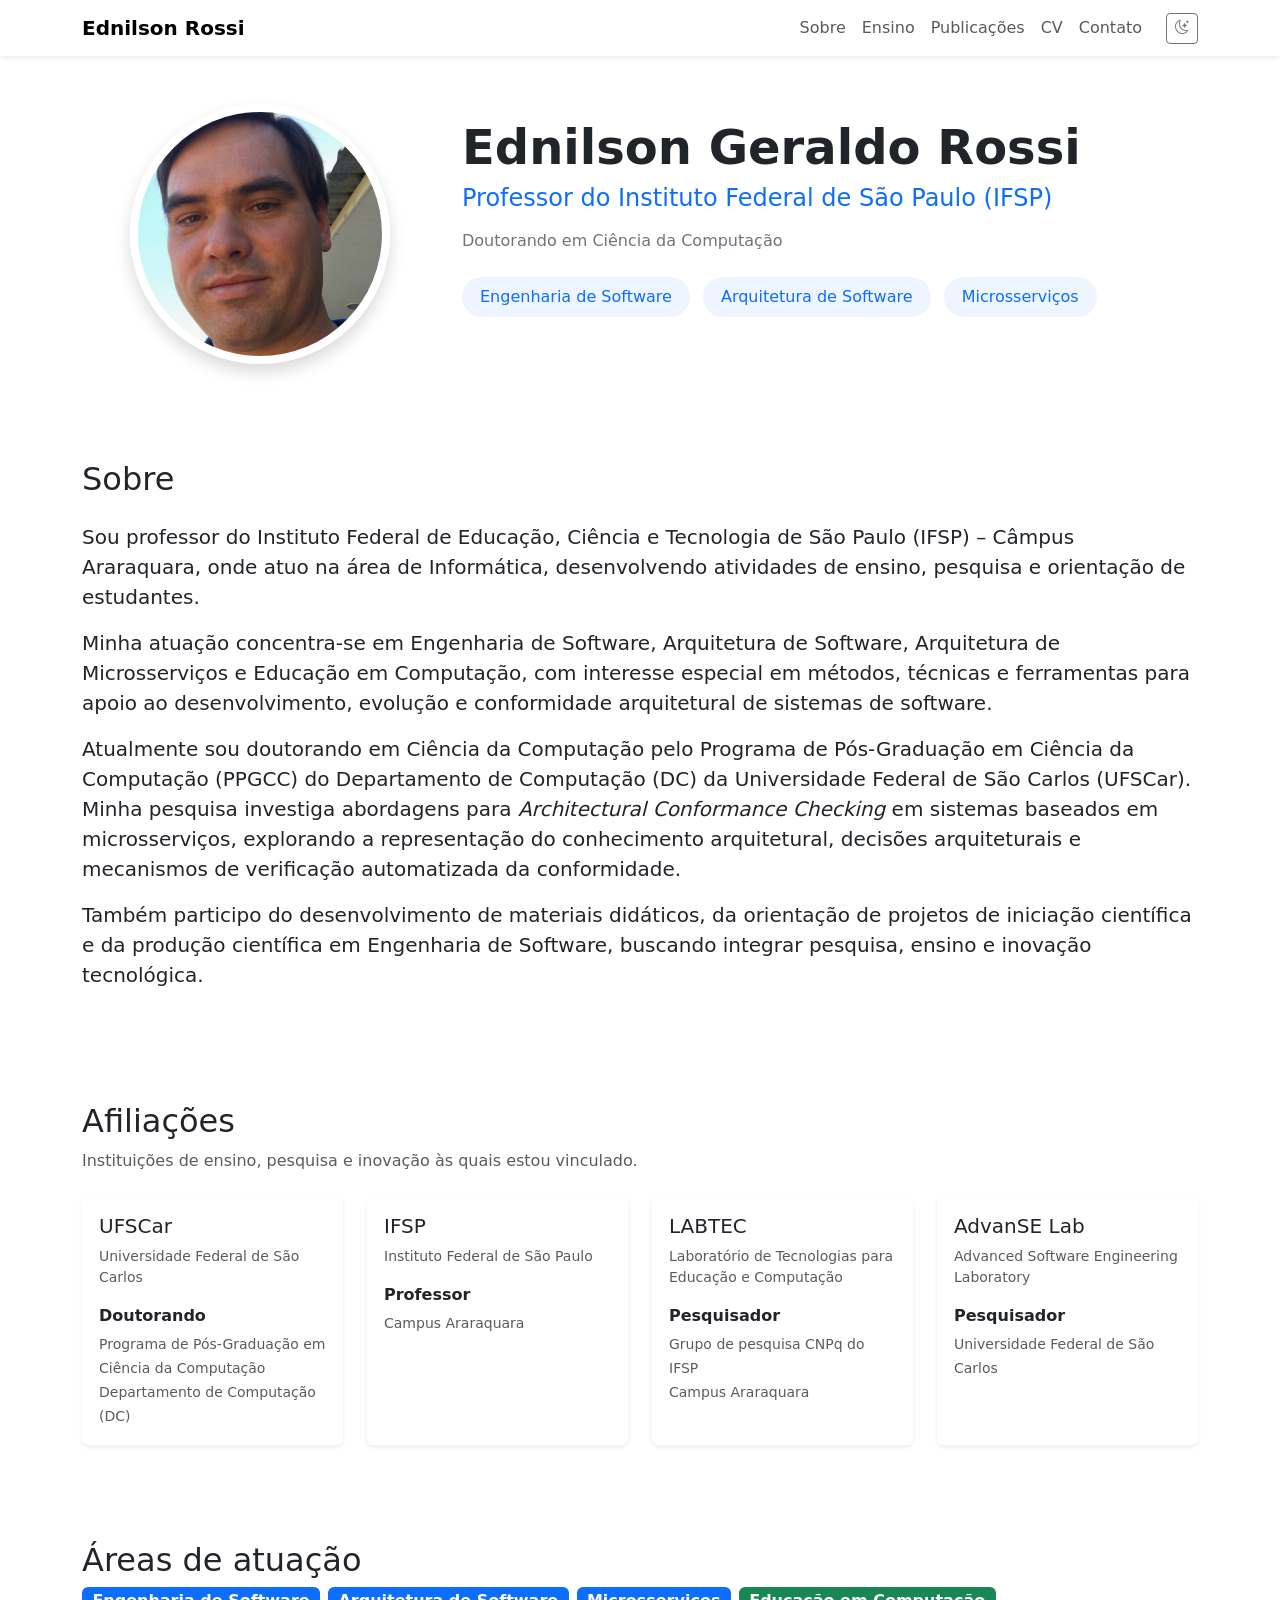
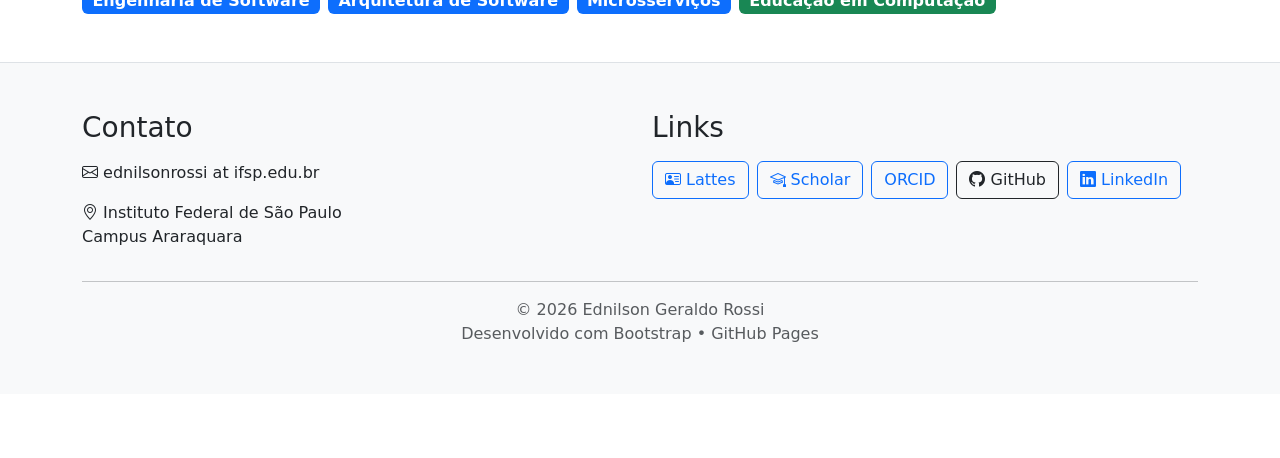
<file: index.html>
<!doctype html>
<html lang="pt-BR" data-bs-theme="light">

<head>
    <meta charset="utf-8">
    <meta name="viewport" content="width=device-width,initial-scale=1">
    <title>Ednilson Geraldo Rossi</title>
    <link href="https://cdn.jsdelivr.net/npm/bootstrap@5.3.3/dist/css/bootstrap.min.css" rel="stylesheet">
    <link href="https://cdn.jsdelivr.net/npm/bootstrap-icons@1.11.3/font/bootstrap-icons.css" rel="stylesheet">
    <link href="css/style.css" rel="stylesheet">
</head>

<body>
    <nav class="navbar navbar-expand-lg bg-body sticky-top shadow-sm">

        <div class="container">

            <a class="navbar-brand fw-bold" href="index.html">
                Ednilson Rossi
            </a>

            <button class="navbar-toggler" data-bs-toggle="collapse" data-bs-target="#navbar">

                <span class="navbar-toggler-icon"></span>

            </button>

            <div class="collapse navbar-collapse" id="navbar">

                <ul class="navbar-nav ms-auto align-items-lg-center">

                    <li class="nav-item">
                        <a class="nav-link" href="#about">
                            Sobre
                        </a>
                    </li>

                    <li class="nav-item">
                        <a class="nav-link" href="https://linktr.ee/prof.ednilsonrossi">
                            Ensino
                        </a>
                    </li>

                    <li class="nav-item">
                        <a class="nav-link" href="publications/publications.html">
                            Publicações
                        </a>
                    </li>

                    <li class="nav-item">
                        <a class="nav-link" href="http://lattes.cnpq.br/9904327645638055" target="_blank">
                            CV
                        </a>
                    </li>

                    <li class="nav-item">
                        <a class="nav-link" href="#contact">
                            Contato
                        </a>
                    </li>

                    <li class="nav-item ms-lg-3">

                        <button id="themeToggle" class="btn btn-outline-secondary btn-sm">

                            <i class="bi bi-moon-stars"></i>

                        </button>

                    </li>

                </ul>

            </div>

        </div>

    </nav>


    <header class="container py-5">

        <div class="row align-items-center gy-4">

            <!-- Foto -->
            <div class="col-lg-4 text-center">
                <img src="assets/img/profile.jpg" class="img-fluid rounded-circle shadow profile-photo"
                    alt="Ednilson Geraldo Rossi">
            </div>

            <!-- Informações -->
            <div class="col-lg-8">
                <h1 class="display-5 fw-bold mb-2">
                    Ednilson Geraldo Rossi
                </h1>
                <h4 class="text-primary mb-3">
                    Professor do Instituto Federal de São Paulo (IFSP)
                </h4>
                <p class="text-secondary mb-4">
                    Doutorando em Ciência da Computação
                </p>
                <div class="mb-4">
                    <span class="area-tag">
                        Engenharia de Software
                    </span>
                    <span class="area-tag">
                        Arquitetura de Software
                    </span>
                    <span class="area-tag">
                        Microsserviços
                    </span>
                </div>


            </div>
        </div>
    </header>

    <section id="about" class="py-5">
        <div class="container">
            <div class="row">

                <!-- Sobre -->
                <div class="col">
                    <h2 class="mb-4">
                        Sobre
                    </h2>
                    <p class="lead">
                        Sou professor do <strong>Instituto Federal de Educação, Ciência e Tecnologia de São Paulo (IFSP)
                            – Câmpus Araraquara</strong>, onde atuo na área de Informática, desenvolvendo atividades de
                        ensino, pesquisa e orientação de estudantes.
                    </p>
                    <p class="lead">
                        Minha atuação concentra-se em <strong>Engenharia de Software</strong>,
                        <strong>Arquitetura de Software</strong>,
                        <strong>Arquitetura de Microsserviços</strong> e
                        <strong>Educação em Computação</strong>,
                        com interesse especial em métodos, técnicas e ferramentas para apoio ao desenvolvimento,
                        evolução e conformidade arquitetural de sistemas de software.
                    </p>
                    <p class="lead">
                        Atualmente sou <strong>doutorando em Ciência da Computação</strong> pelo
                        <strong>Programa de Pós-Graduação em Ciência da Computação (PPGCC)</strong>
                        do <strong>Departamento de Computação (DC)</strong> da
                        <strong>Universidade Federal de São Carlos (UFSCar)</strong>.
                        Minha pesquisa investiga abordagens para
                        <em>Architectural Conformance Checking</em> em sistemas baseados em
                        microsserviços, explorando a representação do conhecimento arquitetural,
                        decisões arquiteturais e mecanismos de verificação automatizada da conformidade.
                    </p>
                    <p class="lead">
                        Também participo do desenvolvimento de materiais didáticos, da orientação
                        de projetos de iniciação científica e da produção científica em Engenharia
                        de Software, buscando integrar pesquisa, ensino e inovação tecnológica.
                    </p>
                </div>
            </div>

        </div>

    </section>


    <!-- =========================
     AFILIAÇÕES
    ========================== -->

    <section id="affiliations" class="py-5">

        <div class="container">

            <div class="row">

                <div class="col-lg-12">

                    <h2 class="mb-2">
                        Afiliações
                    </h2>

                    <p class="text-muted mb-4">
                        Instituições de ensino, pesquisa e inovação às quais estou vinculado.
                    </p>

                </div>

            </div>

            <div class="row g-4">

                <!-- UFSCar -->

                <div class="col-md-6 col-xl-3">

                    <a href="https://www.ppgcc.ufscar.br/" target="_blank" class="text-decoration-none">

                        <div class="card affiliation-card h-100 shadow-sm">

                            <div class="card-body">

                                <!-- <div class="d-flex justify-content-between align-items-start mb-3">

                                    <img src="assets/img/logos/ufscar.svg" alt="UFSCar" class="affiliation-logo">

                                    <i class="bi bi-box-arrow-up-right text-secondary"></i>

                                </div> -->

                                <h5 class="card-title">
                                    UFSCar
                                </h5>

                                <p class="text-muted small mb-3">
                                    Universidade Federal de São Carlos
                                </p>

                                <p class="mb-1">

                                    <strong>Doutorando</strong>

                                </p>

                                <small class="text-muted">

                                    Programa de Pós-Graduação em Ciência da Computação

                                    <br>

                                    Departamento de Computação (DC)

                                </small>

                            </div>

                        </div>

                    </a>

                </div>

                <!-- IFSP -->

                <div class="col-md-6 col-xl-3">

                    <a href="https://arq.ifsp.edu.br/" target="_blank" class="text-decoration-none">

                        <div class="card affiliation-card h-100 shadow-sm">

                            <div class="card-body">

                                <!-- <div class="d-flex justify-content-between align-items-start mb-3">

                                    <img src="assets/img/logos/ifsp.svg" alt="IFSP" class="affiliation-logo">

                                    <i class="bi bi-box-arrow-up-right text-secondary"></i>

                                </div> -->

                                <h5 class="card-title">
                                    IFSP
                                </h5>

                                <p class="text-muted small mb-3">
                                    Instituto Federal de São Paulo
                                </p>

                                <p class="mb-1">

                                    <strong>Professor</strong>

                                </p>

                                <small class="text-muted">

                                    Campus Araraquara

                                </small>

                            </div>

                        </div>

                    </a>

                </div>

                <!-- LABTEC -->

                <div class="col-md-6 col-xl-3">

                    <a href="https://arq.ifsp.edu.br/labtec" target="_blank" class="text-decoration-none">

                        <div class="card affiliation-card h-100 shadow-sm">

                            <div class="card-body">

                                <!-- <div class="d-flex justify-content-between align-items-start mb-3">

                                    <img src="assets/img/logos/labtec.svg" alt="LABTEC" class="affiliation-logo">

                                    <i class="bi bi-box-arrow-up-right text-secondary"></i>

                                </div> -->

                                <h5 class="card-title">
                                    LABTEC
                                </h5>

                                <p class="text-muted small mb-3">
                                    Laboratório de Tecnologias para Educação e Computação
                                </p>

                                <p class="mb-1">

                                    <strong>Pesquisador</strong>

                                </p>

                                <small class="text-muted">

                                    Grupo de pesquisa CNPq do IFSP
                                    <br>
                                    Campus Araraquara

                                </small>

                            </div>

                        </div>

                    </a>

                </div>

                <!-- AdvanSE -->

                <div class="col-md-6 col-xl-3">

                    <a href="https://www.advanse.ufscar.br/pt-br" target="_blank" class="text-decoration-none">

                        <div class="card affiliation-card h-100 shadow-sm">

                            <div class="card-body">

                                <!-- <div class="d-flex justify-content-between align-items-start mb-3">

                                    <img src="assets/img/logos/advanse.svg" alt="AdvanSE" class="affiliation-logo">

                                    <i class="bi bi-box-arrow-up-right text-secondary"></i>

                                </div> -->

                                <h5 class="card-title">
                                    AdvanSE Lab
                                </h5>

                                <p class="text-muted small mb-3">
                                    Advanced Software Engineering Laboratory
                                </p>

                                <p class="mb-1">

                                    <strong>Pesquisador</strong>

                                </p>

                                <small class="text-muted">

                                    Universidade Federal de São Carlos

                                </small>

                            </div>

                        </div>

                    </a>

                </div>

            </div>

        </div>

    </section>







    <main class="container">

        <section class="mt-5">
            <h2>Áreas de atuação</h2>
            <div class="d-flex flex-wrap gap-2">
                <span class="badge text-bg-primary">Engenharia de Software</span>
                <span class="badge text-bg-primary">Arquitetura de Software</span>
                <span class="badge text-bg-primary">Microsserviços</span>
                <span class="badge text-bg-success">Educação em Computação</span>
            </div>
        </section>
    </main>



    <footer id="contact" class="bg-body-tertiary mt-5 border-top">

        <div class="container py-5">

            <div class="row gy-4">

                <div class="col-lg-6">

                    <h3 class="mb-3">
                        Contato
                    </h3>

                    <p>
                        <i class="bi bi-envelope"></i>
                        ednilsonrossi at ifsp.edu.br
                    </p>

                    <p>
                        <i class="bi bi-geo-alt"></i>
                        Instituto Federal de São Paulo<br>
                        Campus Araraquara
                    </p>

                </div>

                <div class="col-lg-6">

                    <h3 class="mb-3">
                        Links
                    </h3>

                    <div class="d-flex flex-wrap gap-2">
                        <a class="btn btn-outline-primary" href="http://lattes.cnpq.br/9904327645638055"
                            target="_blank">
                            <i class="bi bi-person-vcard"></i>
                            Lattes
                        </a>
                        <a class="btn btn-outline-primary"
                            href="https://scholar.google.com/citations?user=kDh4M1sAAAAJ&hl=pt-BR" target="_blank">
                            <i class="bi bi-mortarboard"></i>
                            Scholar
                        </a>
                        <a class="btn btn-outline-primary" href="https://orcid.org/0009-0006-0477-3010" target="_blank">
                            ORCID
                        </a>
                        <a class="btn btn-outline-dark" href="https://github.com/ednilsonrossi" target="_blank">
                            <i class="bi bi-github"></i>
                            GitHub
                        </a>
                        <a class="btn btn-outline-primary" href="www.linkedin.com/in/ednilsonrossi">
                            <i class="bi bi-linkedin"></i>
                            LinkedIn
                        </a>
                    </div>

                </div>

            </div>

            <hr>

            <div class="text-center text-muted">

                © 2026 Ednilson Geraldo Rossi

                <br>

                Desenvolvido com Bootstrap • GitHub Pages

            </div>

        </div>

    </footer>



    <script src="js/main.js"></script>
</body>

</html>
</file>
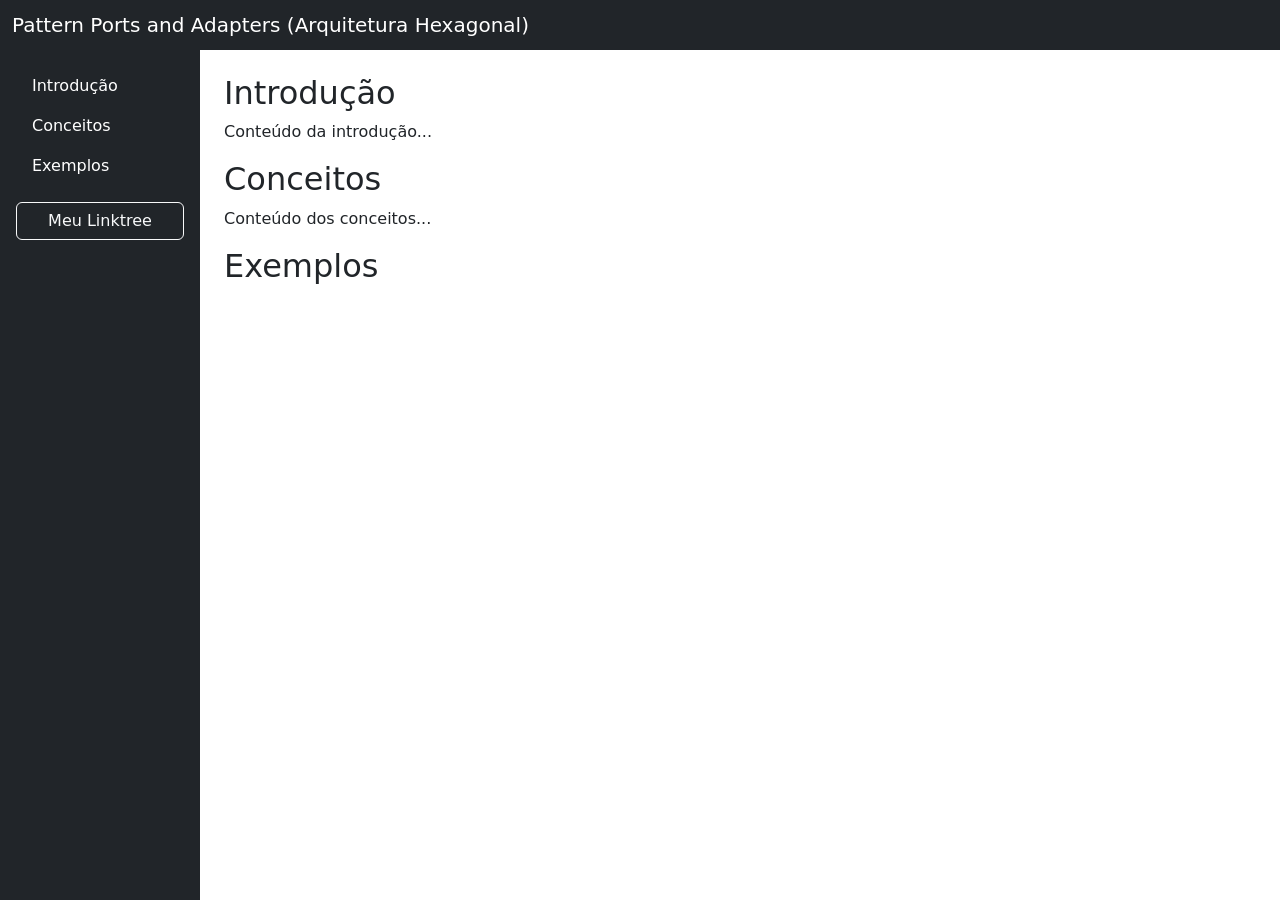
<file: hexagonal-architecture/modelo.html>
<!DOCTYPE html>
<html lang="pt-br">
  <head>
    <meta charset="UTF-8" />
    <meta name="viewport" content="width=device-width, initial-scale=1.0" />
    <title>Pattern Ports and Adapters</title>
    <link href="https://cdn.jsdelivr.net/npm/bootstrap@5.3.2/dist/css/bootstrap.min.css" rel="stylesheet">
  </head>
  <body class="d-flex flex-column vh-100">
    <!-- Título fixo -->
    <header class="navbar navbar-dark bg-dark flex-shrink-0">
      <div class="container-fluid">
        <span class="navbar-brand mb-0 h1">Pattern Ports and Adapters (Arquitetura Hexagonal)</span>
      </div>
    </header>

    <div class="d-flex flex-grow-1 overflow-hidden">
      <!-- Sidebar fixa -->
      <nav class="bg-dark text-white p-3 flex-shrink-0" style="width: 200px;">
        <ul class="nav flex-column">
          <li class="nav-item">
            <a class="nav-link text-white" href="#introducao">Introdução</a>
          </li>
          <li class="nav-item">
            <a class="nav-link text-white" href="#conceitos">Conceitos</a>
          </li>
          <li class="nav-item">
            <a class="nav-link text-white" href="#exemplos">Exemplos</a>
          </li>
          <li class="nav-item">
            <a class="btn btn-outline-light mt-3 w-100" href="https://linktr.ee/ednilsonrossi" target="_blank" rel="noopener noreferrer">Meu Linktree</a>
          </li>
        </ul>
      </nav>

      <!-- Conteúdo rolável -->
      <main class="flex-grow-1 overflow-auto p-4">
        <h2 id="introducao">Introdução</h2>
        <p>Conteúdo da introdução...</p>

        <h2 id="conceitos">Conceitos</h2>
        <p>Conteúdo dos conceitos...</p>

        <h2 id="exemplos">Exemplos</h2>
    

      </main>
    </div>

    <script src="https://cdn.jsdelivr.net/npm/bootstrap@5.3.2/dist/js/bootstrap.bundle.min.js"></script>
  </body>
</html>
</file>
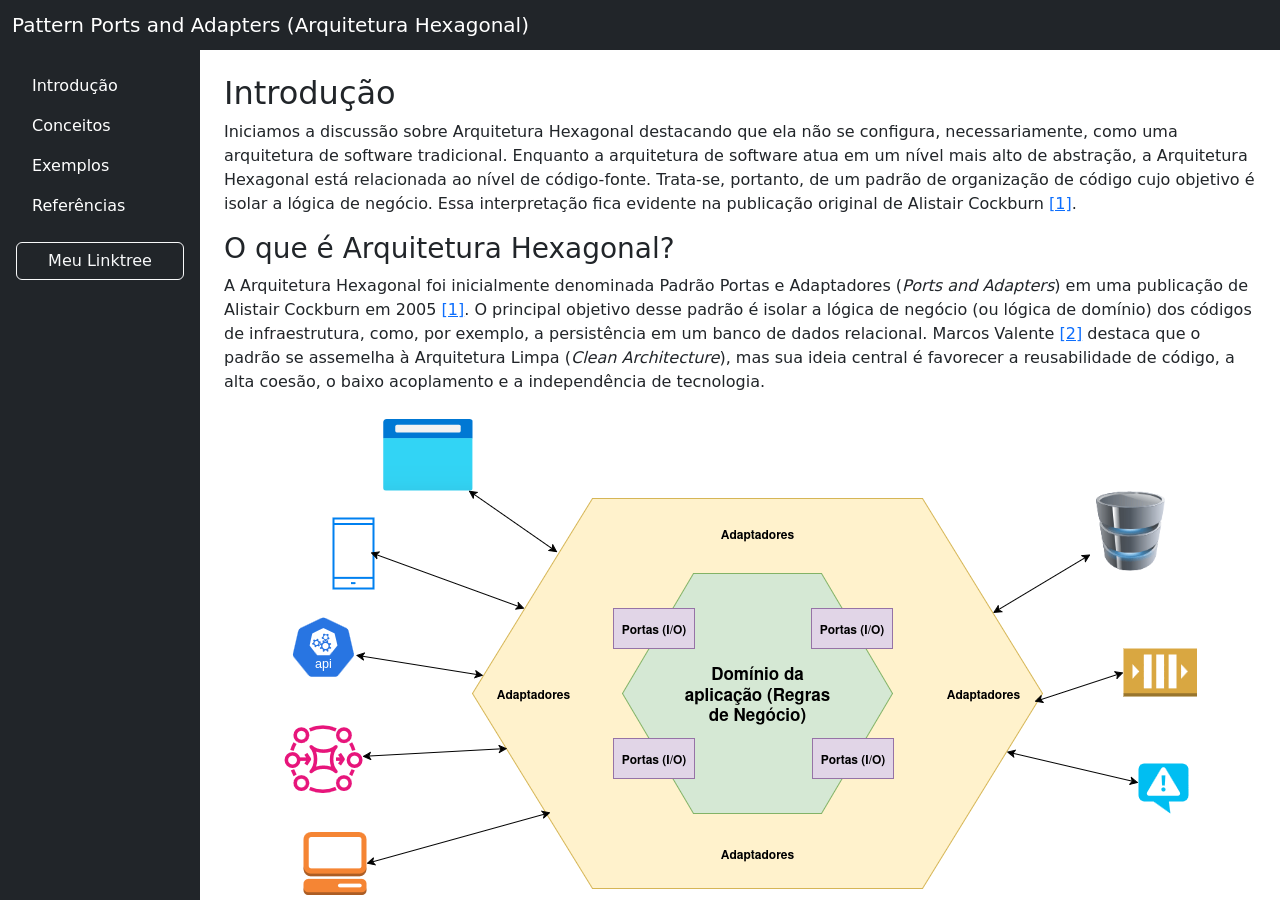
<file: hexagonalarchitecture/hexagonalarchitecture.html>
<!DOCTYPE html>
<html lang="pt-br">

<head>
  <meta charset="UTF-8" />
  <meta name="viewport" content="width=device-width, initial-scale=1.0" />
  <title>Pattern Ports and Adapters</title>
  <link href="https://cdn.jsdelivr.net/npm/bootstrap@5.3.2/dist/css/bootstrap.min.css" rel="stylesheet">
</head>

<body class="d-flex flex-column vh-100">
  <!-- Título fixo -->
  <header class="navbar navbar-dark bg-dark flex-shrink-0">
    <div class="container-fluid">
      <span class="navbar-brand mb-0 h1">Pattern Ports and Adapters (Arquitetura Hexagonal)</span>
    </div>
  </header>

  <div class="d-flex flex-grow-1 overflow-hidden">
    <!-- Sidebar fixa -->
    <nav class="bg-dark text-white p-3 flex-shrink-0" style="width: 200px;">
      <ul class="nav flex-column">
        <li class="nav-item">
          <a class="nav-link text-white" href="#introducao">Introdução</a>
        </li>
        <li class="nav-item">
          <a class="nav-link text-white" href="#conceitos">Conceitos</a>
        </li>
        <li class="nav-item">
          <a class="nav-link text-white" href="#exemplos">Exemplos</a>
        </li>
        <li class="nav-item">
          <a class="nav-link text-white" href="#referencias">Referências</a>
        </li>
        <li class="nav-item">
          <a class="btn btn-outline-light mt-3 w-100" href="https://linktr.ee/ednilsonrossi" target="_blank"
            rel="noopener noreferrer">Meu Linktree</a>
        </li>
      </ul>
    </nav>

    <!-- Conteúdo rolável -->
    <main class="flex-grow-1 overflow-auto p-4">
      <h2 id="introducao">Introdução</h2>
      <p>Iniciamos a discussão sobre Arquitetura Hexagonal destacando que ela não se configura, necessariamente, como
        uma arquitetura de software tradicional. Enquanto a arquitetura de software atua em um nível mais alto de
        abstração, a Arquitetura Hexagonal está relacionada ao nível de código-fonte. Trata-se, portanto, de um padrão
        de organização de código cujo objetivo é isolar a lógica de negócio. Essa interpretação fica evidente na
        publicação original de Alistair Cockburn <a href="#ref1">[1]</a>.</p>

      <h3>O que é Arquitetura Hexagonal?</h3>

      <p>A Arquitetura Hexagonal foi inicialmente denominada Padrão Portas e Adaptadores (<i>Ports and Adapters</i>) em
        uma publicação de Alistair Cockburn em 2005 <a href="#ref1">[1]</a>. O principal objetivo desse padrão é isolar
        a lógica de negócio (ou lógica de domínio) dos códigos de infraestrutura, como, por exemplo, a persistência em
        um banco de dados relacional. Marcos Valente <a href="#ref2">[2]</a> destaca que o padrão se assemelha à
        Arquitetura Limpa (<i>Clean Architecture</i>), mas sua ideia central é favorecer a reusabilidade de código, a
        alta coesão, o baixo acoplamento e a independência de tecnologia.</p>

      <div class="text-center my-4">
        <img src="images/portsandadapters.png" class="img-fluid" alt="Imagem do padrão portas e adaptadores.">
        <p class="mt-2 text-muted">Figura 1: Padrão Portas e Adaptadores</p>
      </div>

      <p>A Figura 1 apresenta a ideia central da Arquitetura Hexagonal. Temos uma camada interna (hexagono) que representa a lógica de negócio. Nessa camada estão as classes de domínio e os casos de uso do sistema. Essa camada deve estar completamente independente de tecnologia ou dependências externas, como por exemplo, não é a lógica de negócio que sabe como persistir em um banco de dados relacional. A persistência é delegada para outra camada, a camada de domínio apenas solicita que o dado seja persistido. Na figura observa-se que existem "portas" de entrada e saída. É por meio dessas portas que o domínio da aplicação interage com elementos externos, ou seja, essas portas viabilizam a comunicação com a camada de domínio.</p>

      <p>Conteúdo da introdução...</p>

      <h2 id="conceitos">Conceitos</h2>
      <p>Conteúdo dos conceitos...</p>

      <h2 id="exemplos">Exemplos</h2>

      <h2 id="exemplos">Referências</h2>
      <p id="ref1">[1] <a href="https://alistair.cockburn.us/hexagonal-architecture">The Hexagonal (Ports & Adapters)
          Architecture</a></p>
      <p id="ref2">[2] <a href="https://engsoftmoderna.info/">Engenharia de Software Moderna</a></p>


    </main>
  </div>

  <script src="https://cdn.jsdelivr.net/npm/bootstrap@5.3.2/dist/js/bootstrap.bundle.min.js"></script>
</body>

</html>
</file>
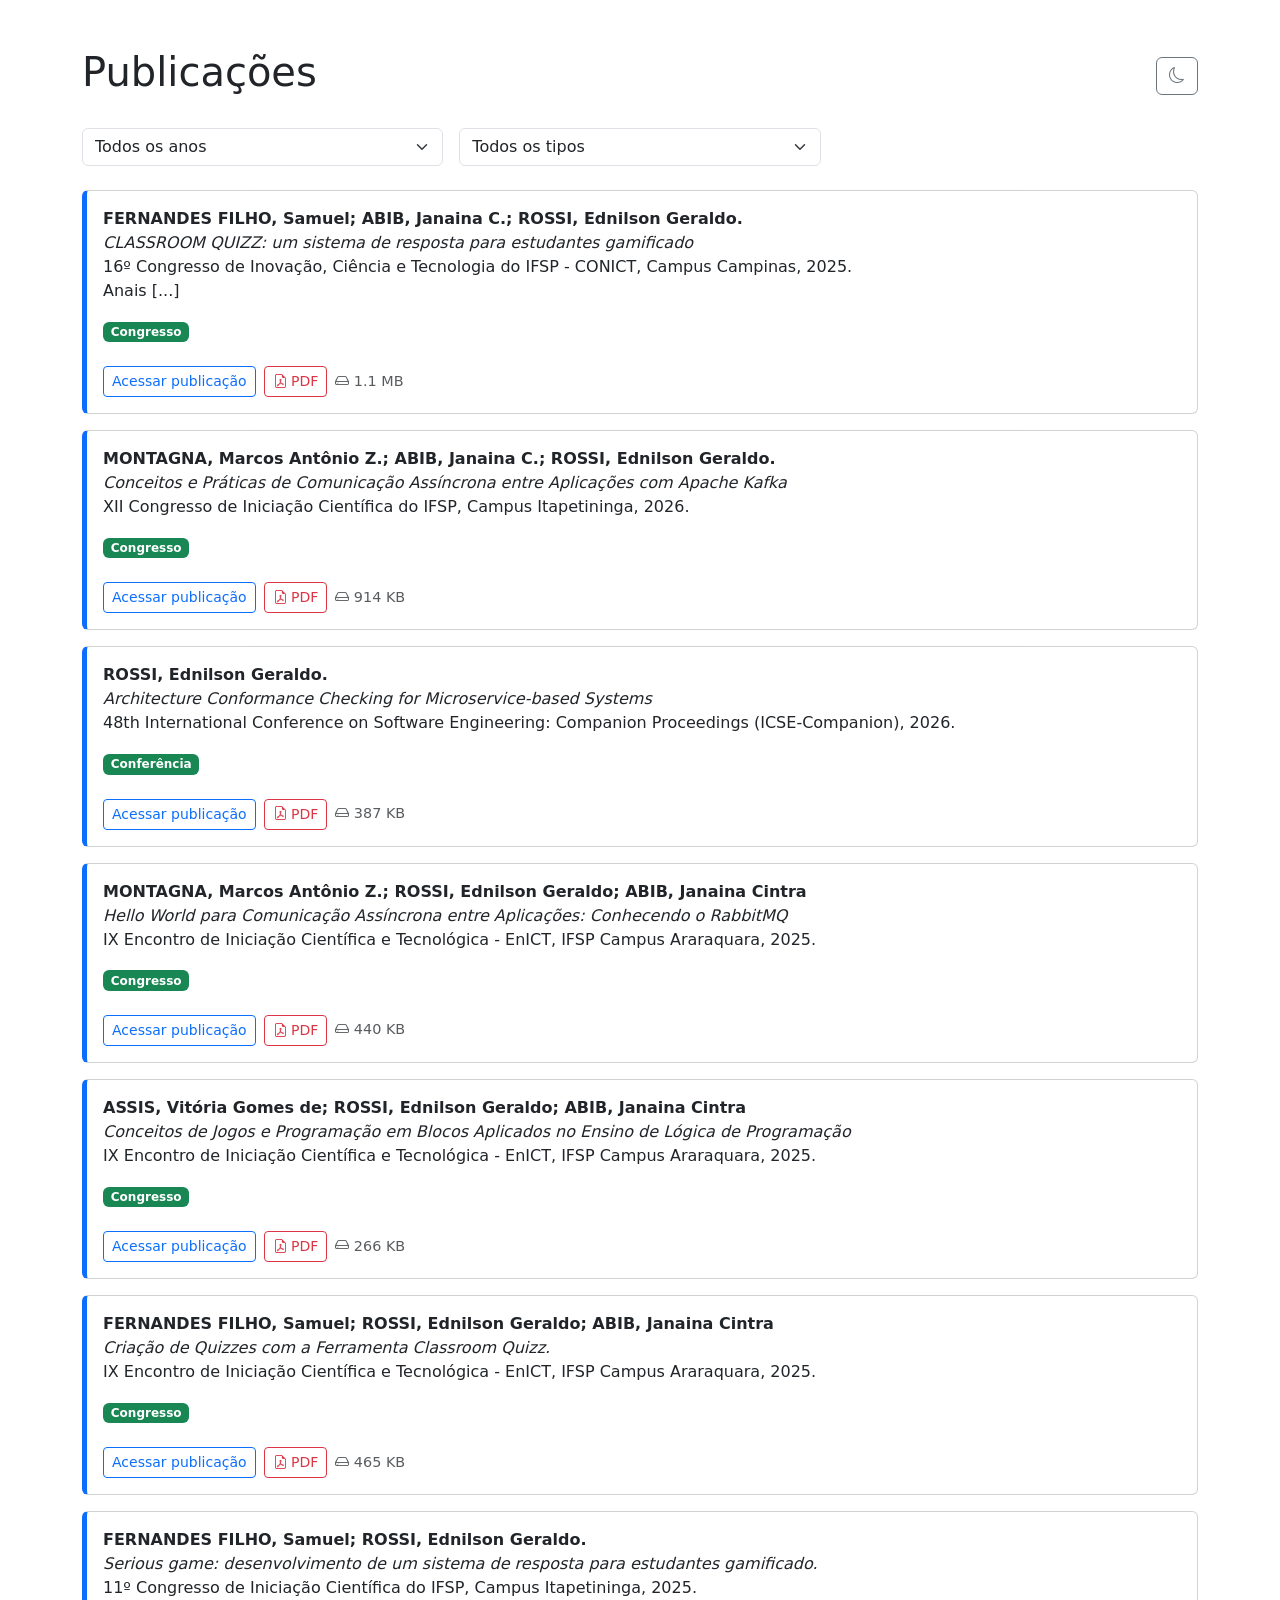
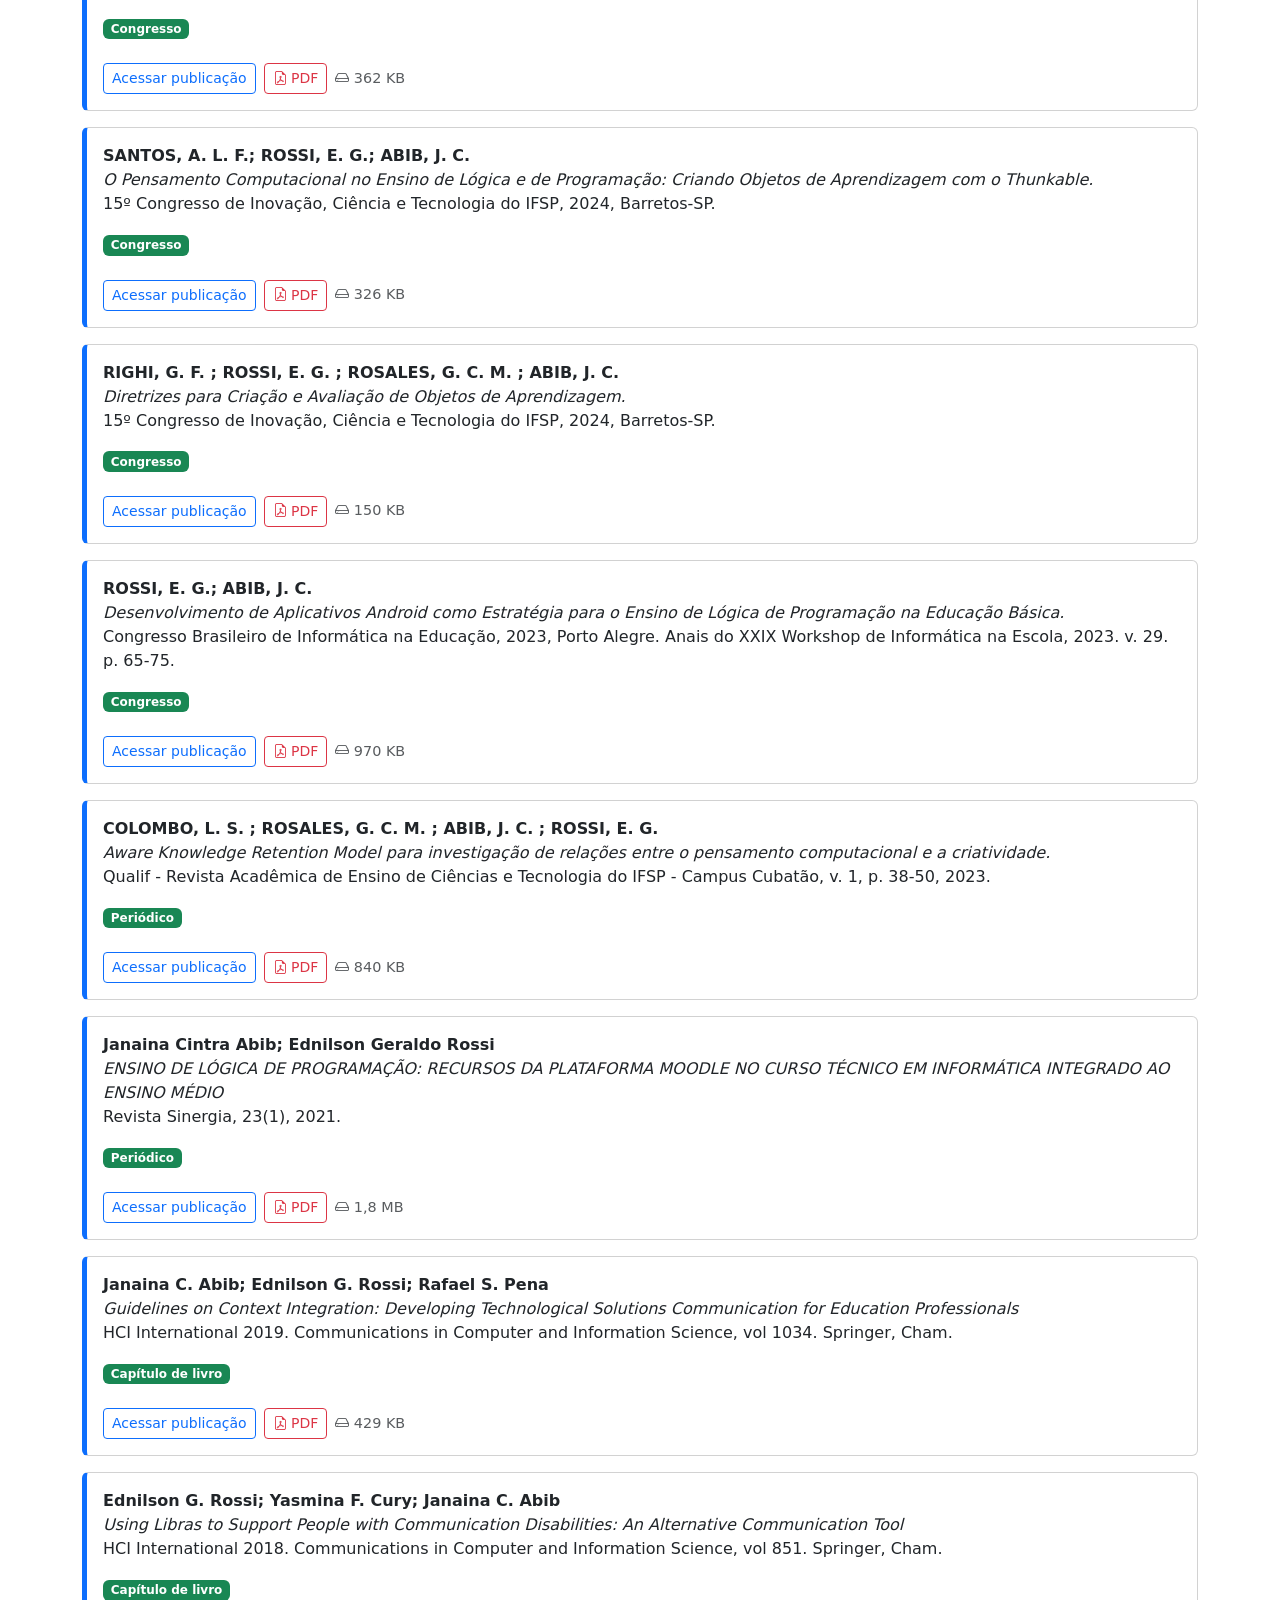
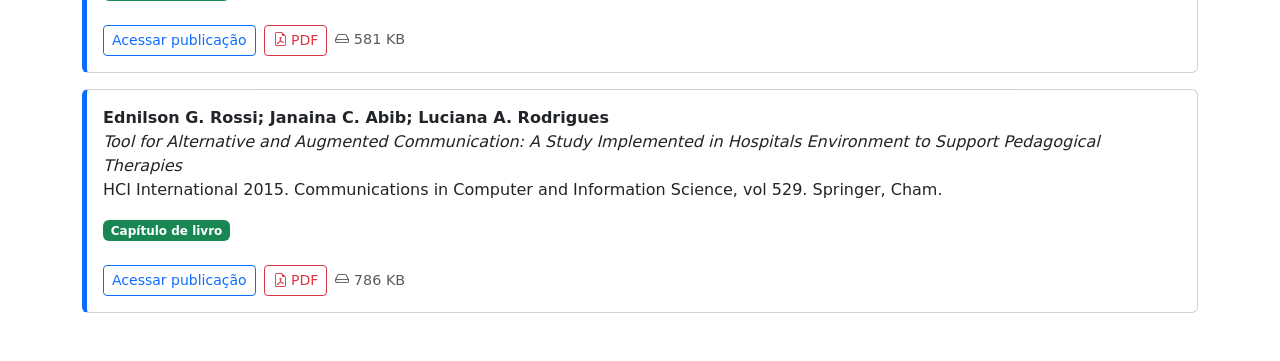
<file: publications/PublicacoesEdnilsonRossi.html>
<!DOCTYPE html>
<html lang="pt-BR" data-bs-theme="light">
<head>
  <meta charset="UTF-8">
  <title>Publicações</title>

  <!-- Bootstrap -->
  <link
    href="https://cdn.jsdelivr.net/npm/bootstrap@5.3.3/dist/css/bootstrap.min.css"
    rel="stylesheet"
  >

  <!-- Bootstrap Icons -->
  <link
    href="https://cdn.jsdelivr.net/npm/bootstrap-icons@1.11.3/font/bootstrap-icons.css"
    rel="stylesheet"
  >

  <style>
    .publication-card {
      border-left: 5px solid var(--bs-primary);
    }

    .pdf-info {
      font-size: 0.9rem;
    }
  </style>
</head>

<body>

<div class="container my-5">

  <div class="d-flex justify-content-between align-items-center mb-4">
    <h1>Publicações</h1>

    <!-- Dark Mode Toggle -->
    <button id="themeToggle" class="btn btn-outline-secondary">
      <i class="bi bi-moon"></i>
    </button>
  </div>

  <!-- ===================== FILTROS ===================== -->
  <div class="row g-3 mb-4">
    <div class="col-md-4">
      <select id="filterYear" class="form-select">
        <option value="all">Todos os anos</option>
        <option value="2026">2026</option>
        <option value="2025">2025</option>
        <option value="2024">2024</option>
        <option value="2023">2023</option>
        <option value="2021">2021</option>
        <option value="2019">2019</option>
        <option value="2018">2018</option>
        <option value="2015">2015</option>
      </select>
    </div>

    <div class="col-md-4">
      <select id="filterType" class="form-select">
        <option value="all">Todos os tipos</option>
        <option value="congresso">Congresso / Conferência</option>
        <option value="periodico">Periódico</option>
        <option value="capitulo">Capítulo de Livro</option>
      </select>
    </div>
  </div>

  <!-- ===================== PUBLICAÇÕES ===================== -->

  <!-- ===================== CARD BEGIN  ===================== -->
  <div class="publication card publication-card mb-3"
       data-year="2026"
       data-type="congresso">
    <div class="card-body">

      <p>
        <strong>FERNANDES FILHO, Samuel; ABIB, Janaina C.; ROSSI, Ednilson Geraldo.</strong><br>
        <em>CLASSROOM QUIZZ: um sistema de resposta para estudantes gamificado</em><br>
        16º Congresso de Inovação, Ciência e Tecnologia do IFSP - CONICT, Campus Campinas, 2025. <br>
        Anais [...]
      </p>

      <span class="badge text-bg-success mb-2">
        Congresso
      </span>

      <div class="d-flex flex-wrap gap-2 mt-3 align-items-center">

        <a
          href="https://congressos.ifsp.edu.br/conict/article/view/1257"
          target="_blank"
          class="btn btn-sm btn-outline-primary"
        >
          Acessar publicação
        </a>

        <a
          href="pdf/2026/FERNANDES-FILHO_2026.pdf"
          target="_blank"
          class="btn btn-sm btn-outline-danger"
        >
          <i class="bi bi-file-earmark-pdf"></i>
          PDF
        </a>

        <span class="pdf-info text-muted">
          <i class="bi bi-hdd"></i> 1.1 MB
        </span>
      </div>
    </div>
  </div>


  <!-- ===================== CARD BEGIN  ===================== -->
  <div class="publication card publication-card mb-3"
       data-year="2026"
       data-type="congresso">
    <div class="card-body">

      <p>
        <strong>MONTAGNA, Marcos Antônio Z.; ABIB, Janaina C.; ROSSI, Ednilson Geraldo.</strong><br>
        <em>Conceitos e Práticas de Comunicação Assíncrona entre Aplicações com Apache Kafka</em><br>
        XII Congresso de Iniciação Científica do IFSP, Campus Itapetininga, 2026.
      </p>

      <span class="badge text-bg-success mb-2">
        Congresso
      </span>

      <div class="d-flex flex-wrap gap-2 mt-3 align-items-center">

        <a
          href="https://eventosacademicos.itp.ifsp.edu.br/index.php/ic/article/view/405"
          target="_blank"
          class="btn btn-sm btn-outline-primary"
        >
          Acessar publicação
        </a>

        <a
          href="pdf/2026/MONTAGNA_2026__Kafka.pdf"
          target="_blank"
          class="btn btn-sm btn-outline-danger"
        >
          <i class="bi bi-file-earmark-pdf"></i>
          PDF
        </a>

        <span class="pdf-info text-muted">
          <i class="bi bi-hdd"></i> 914 KB
        </span>
      </div>
    </div>
  </div>


  <!-- ===================== CARD BEGIN  ===================== -->
  <div class="publication card publication-card mb-3"
       data-year="2026"
       data-type="congresso">
    <div class="card-body">

      <p>
        <strong>ROSSI, Ednilson Geraldo.</strong><br>
        <em>Architecture Conformance Checking for Microservice-based Systems</em><br>
        48th International Conference on Software Engineering: Companion Proceedings (ICSE-Companion), 2026.
      </p>

      <span class="badge text-bg-success mb-2">
        Conferência
      </span>

      <div class="d-flex flex-wrap gap-2 mt-3 align-items-center">

        <a
          href="https://doi.org/10.1145/3774748.3787642"
          target="_blank"
          class="btn btn-sm btn-outline-primary"
        >
          Acessar publicação
        </a>

        <a
          href="pdf/2026/ROSSI_2026__ICSE_DS.pdf"
          target="_blank"
          class="btn btn-sm btn-outline-danger"
        >
          <i class="bi bi-file-earmark-pdf"></i>
          PDF
        </a>

        <span class="pdf-info text-muted">
          <i class="bi bi-hdd"></i> 387 KB
        </span>
      </div>
    </div>
  </div>

<!-- ===================== CARD BEGIN  ===================== -->
  <div class="publication card publication-card mb-3"
       data-year="2025"
       data-type="congresso">
    <div class="card-body">

      <p>
        <strong>MONTAGNA, Marcos Antônio Z.; ROSSI, Ednilson Geraldo; ABIB, Janaina Cintra</strong><br>
        <em>Hello World para Comunicação Assíncrona entre Aplicações: Conhecendo o RabbitMQ</em><br>
         IX Encontro de Iniciação Científica e Tecnológica - EnICT, IFSP Campus Araraquara, 2025.
      </p>

      <span class="badge text-bg-success mb-2">
        Congresso
      </span>

      <div class="d-flex flex-wrap gap-2 mt-3 align-items-center">

        <a
          href="https://arq.ifsp.edu.br/eventos/enict/9EnICT/paper/view/691"
          target="_blank"
          class="btn btn-sm btn-outline-primary"
        >
          Acessar publicação
        </a>

        <a
          href="pdf/2025/MONTANA_2025__Hello.pdf"
          target="_blank"
          class="btn btn-sm btn-outline-danger"
        >
          <i class="bi bi-file-earmark-pdf"></i>
          PDF
        </a>

        <span class="pdf-info text-muted">
          <i class="bi bi-hdd"></i> 440 KB
        </span>
      </div>
    </div>
  </div>



  <!-- ===================== CARD BEGIN  ===================== -->
  <div class="publication card publication-card mb-3"
       data-year="2025"
       data-type="congresso">
    <div class="card-body">

      <p>
        <strong>ASSIS, Vitória Gomes de; ROSSI, Ednilson Geraldo; ABIB, Janaina Cintra</strong><br>
        <em>Conceitos de Jogos e Programação em Blocos Aplicados no Ensino de Lógica de Programação</em><br>
         IX Encontro de Iniciação Científica e Tecnológica - EnICT, IFSP Campus Araraquara, 2025.
      </p>

      <span class="badge text-bg-success mb-2">
        Congresso
      </span>

      <div class="d-flex flex-wrap gap-2 mt-3 align-items-center">

        <a
          href="https://arq.ifsp.edu.br/eventos/enict/9EnICT/paper/view/719"
          target="_blank"
          class="btn btn-sm btn-outline-primary"
        >
          Acessar publicação
        </a>

        <a
          href="pdf/2025/ASSIS_2025__Conceitos.pdf"
          target="_blank"
          class="btn btn-sm btn-outline-danger"
        >
          <i class="bi bi-file-earmark-pdf"></i>
          PDF
        </a>

        <span class="pdf-info text-muted">
          <i class="bi bi-hdd"></i> 266 KB
        </span>
      </div>
    </div>
  </div>


  <!-- ===================== CARD BEGIN  ===================== -->
  <div class="publication card publication-card mb-3"
       data-year="2025"
       data-type="congresso">
    <div class="card-body">

      <p>
        <strong>FERNANDES FILHO, Samuel; ROSSI, Ednilson Geraldo; ABIB, Janaina Cintra</strong><br>
        <em>Criação de Quizzes com a Ferramenta Classroom Quizz.</em><br>
         IX Encontro de Iniciação Científica e Tecnológica - EnICT, IFSP Campus Araraquara, 2025.
      </p>

      <span class="badge text-bg-success mb-2">
        Congresso
      </span>

      <div class="d-flex flex-wrap gap-2 mt-3 align-items-center">

        <a
          href="https://arq.ifsp.edu.br/eventos/enict/9EnICT/paper/view/717"
          target="_blank"
          class="btn btn-sm btn-outline-primary"
        >
          Acessar publicação
        </a>

        <a
          href="pdf/2025/FERNANDES-FILHO_2025__criacao.pdf"
          target="_blank"
          class="btn btn-sm btn-outline-danger"
        >
          <i class="bi bi-file-earmark-pdf"></i>
          PDF
        </a>

        <span class="pdf-info text-muted">
          <i class="bi bi-hdd"></i> 465 KB
        </span>
      </div>
    </div>
  </div>

  <!-- ===================== CARD BEGIN  ===================== -->
  <div class="publication card publication-card mb-3"
       data-year="2025"
       data-type="congresso">
    <div class="card-body">

      <p>
        <strong>FERNANDES FILHO, Samuel; ROSSI, Ednilson Geraldo.</strong><br>
        <em>Serious game: desenvolvimento de um sistema de resposta para estudantes gamificado.</em><br>
        11º Congresso de Iniciação Científica do IFSP, Campus Itapetininga, 2025.
      </p>

      <span class="badge text-bg-success mb-2">
        Congresso
      </span>

      <div class="d-flex flex-wrap gap-2 mt-3 align-items-center">

        <a
          href="https://eventosacademicos.itp.ifsp.edu.br/index.php/ic/article/view/9"
          target="_blank"
          class="btn btn-sm btn-outline-primary"
        >
          Acessar publicação
        </a>

        <a
          href="pdf/2025/FERNANDES-FILHO__2025.pdf"
          target="_blank"
          class="btn btn-sm btn-outline-danger"
        >
          <i class="bi bi-file-earmark-pdf"></i>
          PDF
        </a>

        <span class="pdf-info text-muted">
          <i class="bi bi-hdd"></i> 362 KB
        </span>
      </div>
    </div>
  </div>
  
  <!-- ===================== CARD BEGIN  ===================== -->
  <div class="publication card publication-card mb-3"
       data-year="2024"
       data-type="congresso">
    <div class="card-body">

      <p>
        <strong>SANTOS, A. L. F.; ROSSI, E. G.; ABIB, J. C.</strong><br>
        <em>O Pensamento Computacional no Ensino de Lógica e de Programação: Criando Objetos de Aprendizagem com o Thunkable.</em><br>
        15º Congresso de Inovação, Ciência e Tecnologia do IFSP, 2024, Barretos-SP.
      </p>

      <span class="badge text-bg-success mb-2">
        Congresso
      </span>

      <div class="d-flex flex-wrap gap-2 mt-3 align-items-center">
        <a
          href="https://congressos.ifsp.edu.br/conict/article/view/366"
          target="_blank"
          class="btn btn-sm btn-outline-primary"
        >
          Acessar publicação
        </a>

        <a
          href="pdf/2024/CONICT_2024_(473).pdf"
          target="_blank"
          class="btn btn-sm btn-outline-danger"
        >
          <i class="bi bi-file-earmark-pdf"></i>
          PDF
        </a>

        <span class="pdf-info text-muted">
          <i class="bi bi-hdd"></i> 326 KB
        </span>
      </div>
    </div>
  </div>
  
  <!-- ===================== CARD BEGIN  ===================== -->
  <div class="publication card publication-card mb-3"
       data-year="2024"
       data-type="congresso">
    <div class="card-body">

      <p>
        <strong>RIGHI, G. F. ; ROSSI, E. G. ; ROSALES, G. C. M. ; ABIB, J. C.</strong><br>
        <em>Diretrizes para Criação e Avaliação de Objetos de Aprendizagem.</em><br>
        15º Congresso de Inovação, Ciência e Tecnologia do IFSP, 2024, Barretos-SP.
      </p>

      <span class="badge text-bg-success mb-2">
        Congresso
      </span>

      <div class="d-flex flex-wrap gap-2 mt-3 align-items-center">
        <a
          href="https://congressos.ifsp.edu.br/conict/article/view/263"
          target="_blank"
          class="btn btn-sm btn-outline-primary"
        >
          Acessar publicação
        </a>

        <a
          href="pdf/2024/CONICT_2024_(520).pdf"
          target="_blank"
          class="btn btn-sm btn-outline-danger"
        >
          <i class="bi bi-file-earmark-pdf"></i>
          PDF
        </a>

        <span class="pdf-info text-muted">
          <i class="bi bi-hdd"></i> 150 KB
        </span>
      </div>
    </div>
  </div>

  <!-- ===================== CARD BEGIN  ===================== -->
  <div class="publication card publication-card mb-3"
       data-year="2023"
       data-type="congresso">
    <div class="card-body">

      <p>
        <strong>ROSSI, E. G.; ABIB, J. C.</strong><br>
        <em>Desenvolvimento de Aplicativos Android como Estratégia para o Ensino de Lógica de Programação na Educação Básica.</em><br>
        Congresso Brasileiro de Informática na Educação, 2023, Porto Alegre. Anais do XXIX Workshop de Informática na Escola, 2023. v. 29. p. 65-75.
      </p>

      <span class="badge text-bg-success mb-2">
        Congresso
      </span>

      <div class="d-flex flex-wrap gap-2 mt-3 align-items-center">
        <a
          href="https://sol.sbc.org.br/index.php/wie/article/view/26295"
          target="_blank"
          class="btn btn-sm btn-outline-primary"
        >
          Acessar publicação
        </a>

        <a
          href="pdf/2023/rossi_2023__CBIE.pdf"
          target="_blank"
          class="btn btn-sm btn-outline-danger"
        >
          <i class="bi bi-file-earmark-pdf"></i>
          PDF
        </a>

        <span class="pdf-info text-muted">
          <i class="bi bi-hdd"></i> 970 KB
        </span>
      </div>
    </div>
  </div>

  <!-- ===================== CARD BEGIN  ===================== -->
  <div class="publication card publication-card mb-3"
       data-year="2023"
       data-type="periodico">
    <div class="card-body">

      <p>
        <strong>COLOMBO, L. S. ; ROSALES, G. C. M. ; ABIB, J. C. ; ROSSI, E. G.</strong><br>
        <em>Aware Knowledge Retention Model para investigação de relações entre o pensamento computacional e a criatividade.</em><br>
        Qualif - Revista Acadêmica de Ensino de Ciências e Tecnologia do IFSP - Campus Cubatão, v. 1, p. 38-50, 2023.
      </p>

      <span class="badge text-bg-success mb-2">
        Periódico
      </span>

      <div class="d-flex flex-wrap gap-2 mt-3 align-items-center">
        <a
          href="https://intranet.cbt.ifsp.edu.br/qualif/anteriores.html#volume12"
          target="_blank"
          class="btn btn-sm btn-outline-primary"
        >
          Acessar publicação
        </a>

        <a
          href="pdf/2023/artigo6.pdf"
          target="_blank"
          class="btn btn-sm btn-outline-danger"
        >
          <i class="bi bi-file-earmark-pdf"></i>
          PDF
        </a>

        <span class="pdf-info text-muted">
          <i class="bi bi-hdd"></i> 840 KB
        </span>
      </div>
    </div>
  </div>

  <!-- ===================== CARD BEGIN  ===================== -->
  <div class="publication card publication-card mb-3"
       data-year="2021"
       data-type="periodico">
    <div class="card-body">

      <p>
        <strong>Janaina Cintra Abib; Ednilson Geraldo Rossi</strong><br>
        <em>ENSINO DE LÓGICA DE PROGRAMAÇÃO: RECURSOS DA PLATAFORMA MOODLE NO CURSO TÉCNICO EM INFORMÁTICA INTEGRADO AO ENSINO MÉDIO</em><br>
        Revista Sinergia, 23(1), 2021.
      </p>

      <span class="badge text-bg-success mb-2">
        Periódico
      </span>

      <div class="d-flex flex-wrap gap-2 mt-3 align-items-center">
        <a
          href="https://ojs.ifsp.edu.br/sinergia/article/view/1634"
          target="_blank"
          class="btn btn-sm btn-outline-primary"
        >
          Acessar publicação
        </a>

        <a
          href="pdf/2021/sinergia_2021.pdf"
          target="_blank"
          class="btn btn-sm btn-outline-danger"
        >
          <i class="bi bi-file-earmark-pdf"></i>
          PDF
        </a>

        <span class="pdf-info text-muted">
          <i class="bi bi-hdd"></i> 1,8 MB
        </span>
      </div>
    </div>
  </div>

  <!-- ===================== CARD BEGIN  ===================== -->
  <div class="publication card publication-card mb-3"
       data-year="2019"
       data-type="capitulo">
    <div class="card-body">

      <p>
        <strong>Janaina C. Abib; Ednilson G. Rossi; Rafael S. Pena</strong><br>
        <em>Guidelines on Context Integration: Developing Technological Solutions Communication for Education Professionals</em><br>
        HCI International 2019. Communications in Computer and Information Science, vol 1034. Springer, Cham.
      </p>

      <span class="badge text-bg-success mb-2">
        Capítulo de livro
      </span>

      <div class="d-flex flex-wrap gap-2 mt-3 align-items-center">
        <a
          href="https://link.springer.com/chapter/10.1007/978-3-030-23525-3_22"
          target="_blank"
          class="btn btn-sm btn-outline-primary"
        >
          Acessar publicação
        </a>

        <a
          href="pdf/2019/Abib2019_Chapter_GuidelinesOnContextIntegration.pdf"
          target="_blank"
          class="btn btn-sm btn-outline-danger"
        >
          <i class="bi bi-file-earmark-pdf"></i>
          PDF
        </a>

        <span class="pdf-info text-muted">
          <i class="bi bi-hdd"></i> 429 KB
        </span>
      </div>
    </div>
  </div>

  <!-- ===================== CARD BEGIN  ===================== -->
  <div class="publication card publication-card mb-3"
       data-year="2018"
       data-type="capitulo">
    <div class="card-body">

      <p>
        <strong>Ednilson G. Rossi; Yasmina F. Cury; Janaina C. Abib</strong><br>
        <em>Using Libras to Support People with Communication Disabilities: An Alternative Communication Tool</em><br>
        HCI International 2018. Communications in Computer and Information Science, vol 851. Springer, Cham.
      </p>

      <span class="badge text-bg-success mb-2">
        Capítulo de livro
      </span>

      <div class="d-flex flex-wrap gap-2 mt-3 align-items-center">
        <a
          href="https://link.springer.com/chapter/10.1007/978-3-319-92279-9_10"
          target="_blank"
          class="btn btn-sm btn-outline-primary"
        >
          Acessar publicação
        </a>

        <a
          href="pdf/2018/978-3-319-92279-9_10.pdf"
          target="_blank"
          class="btn btn-sm btn-outline-danger"
        >
          <i class="bi bi-file-earmark-pdf"></i>
          PDF
        </a>

        <span class="pdf-info text-muted">
          <i class="bi bi-hdd"></i> 581 KB
        </span>
      </div>
    </div>
  </div>

  <!-- ===================== CARD BEGIN  ===================== -->
  <div class="publication card publication-card mb-3"
       data-year="2015"
       data-type="capitulo">
    <div class="card-body">

      <p>
        <strong>Ednilson G. Rossi; Janaina C. Abib; Luciana A. Rodrigues</strong><br>
        <em>Tool for Alternative and Augmented Communication: A Study Implemented in Hospitals Environment to Support Pedagogical Therapies</em><br>
        HCI International 2015. Communications in Computer and Information Science, vol 529. Springer, Cham.
      </p>

      <span class="badge text-bg-success mb-2">
        Capítulo de livro
      </span>

      <div class="d-flex flex-wrap gap-2 mt-3 align-items-center">
        <a
          href="https://link.springer.com/chapter/10.1007/978-3-319-21383-5_71"
          target="_blank"
          class="btn btn-sm btn-outline-primary"
        >
          Acessar publicação
        </a>

        <a
          href="pdf/2015/978-3-319-21383-5_71.pdf"
          target="_blank"
          class="btn btn-sm btn-outline-danger"
        >
          <i class="bi bi-file-earmark-pdf"></i>
          PDF
        </a>

        <span class="pdf-info text-muted">
          <i class="bi bi-hdd"></i> 786 KB
        </span>
      </div>
    </div>
  </div>





  


</div>



<!-- ===================== JS ===================== -->
<script>
  // Dark mode persistence
  const html = document.documentElement;
  const toggle = document.getElementById("themeToggle");

  const storedTheme = localStorage.getItem("theme");
  if (storedTheme) html.setAttribute("data-bs-theme", storedTheme);

  toggle.addEventListener("click", () => {
    const current = html.getAttribute("data-bs-theme");
    const next = current === "dark" ? "light" : "dark";
    html.setAttribute("data-bs-theme", next);
    localStorage.setItem("theme", next);
  });

  // Filtering
  const filterYear = document.getElementById("filterYear");
  const filterType = document.getElementById("filterType");
  const publications = document.querySelectorAll(".publication");

  function applyFilters() {
    const year = filterYear.value;
    const type = filterType.value;

    publications.forEach(pub => {
      const matchYear = year === "all" || pub.dataset.year === year;
      const matchType = type === "all" || pub.dataset.type === type;

      pub.style.display = matchYear && matchType ? "block" : "none";
    });
  }

  filterYear.addEventListener("change", applyFilters);
  filterType.addEventListener("change", applyFilters);
</script>

</body>
</html>
</file>
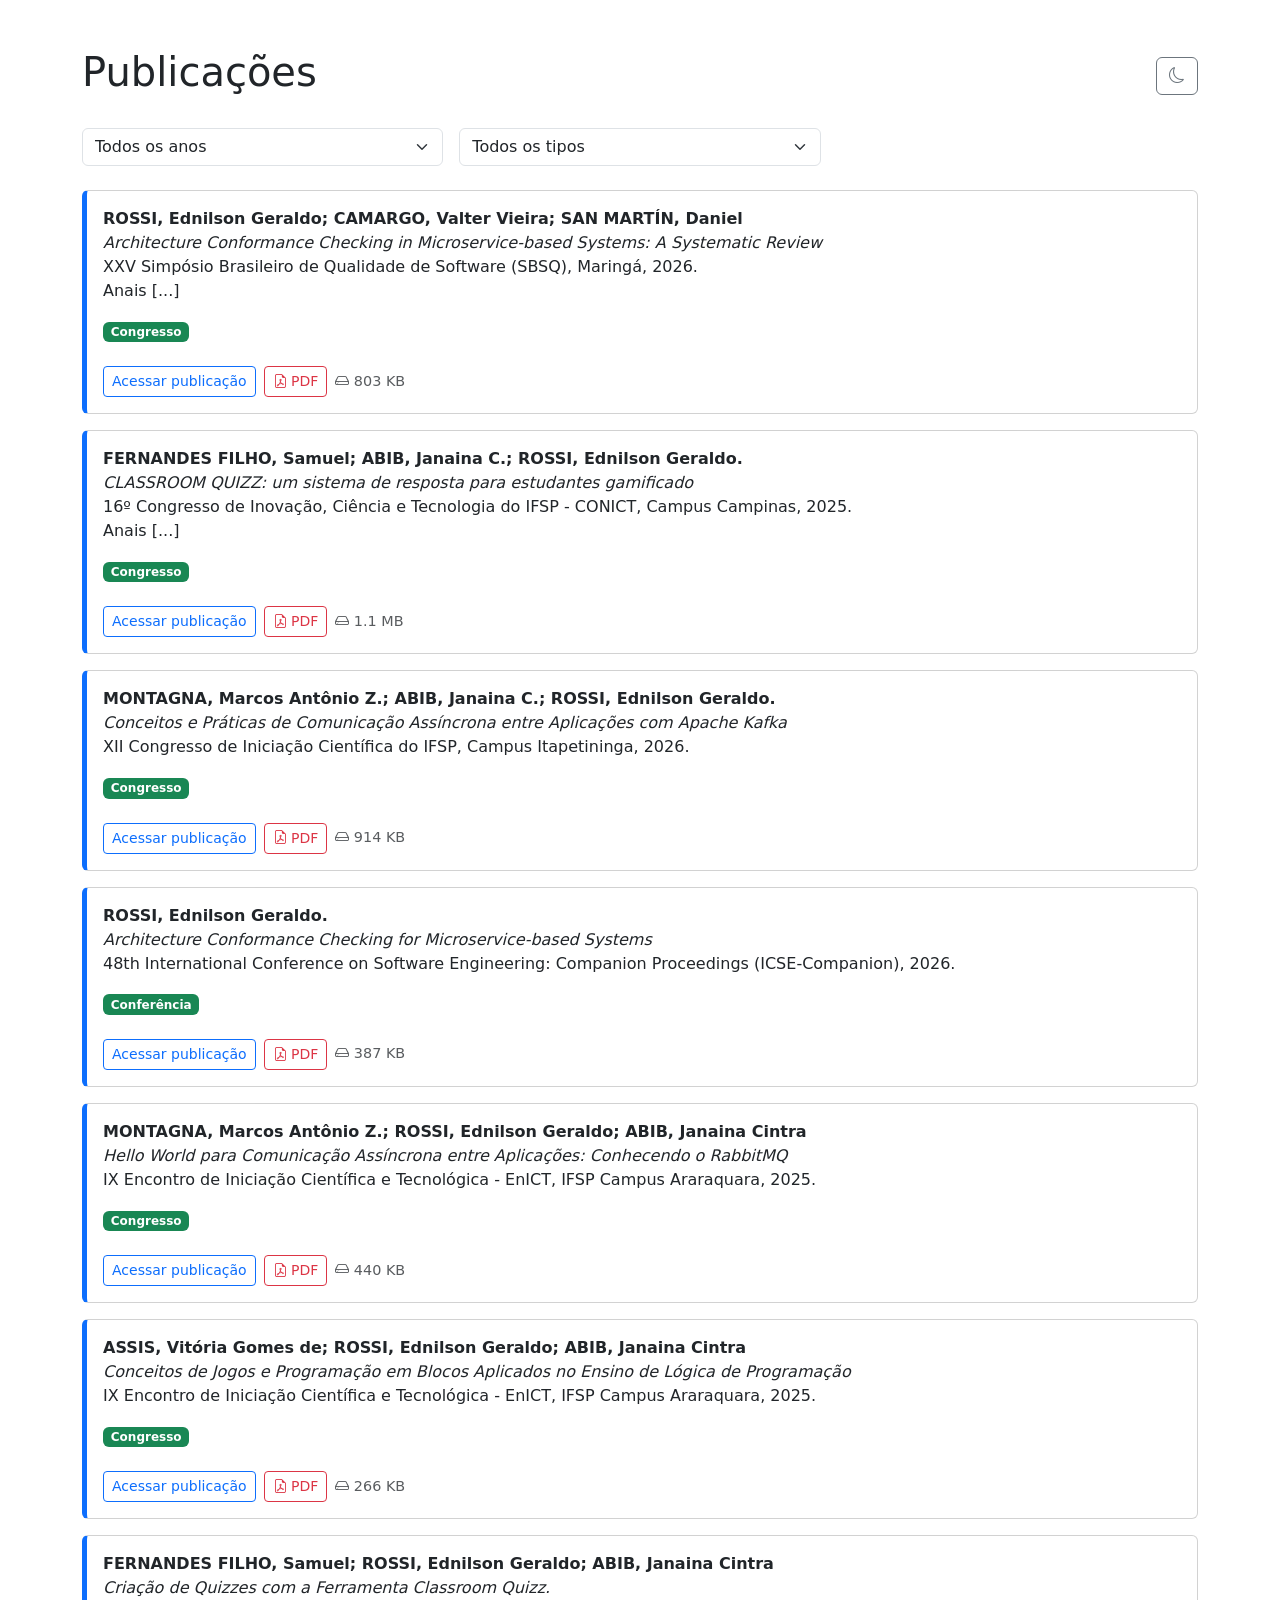
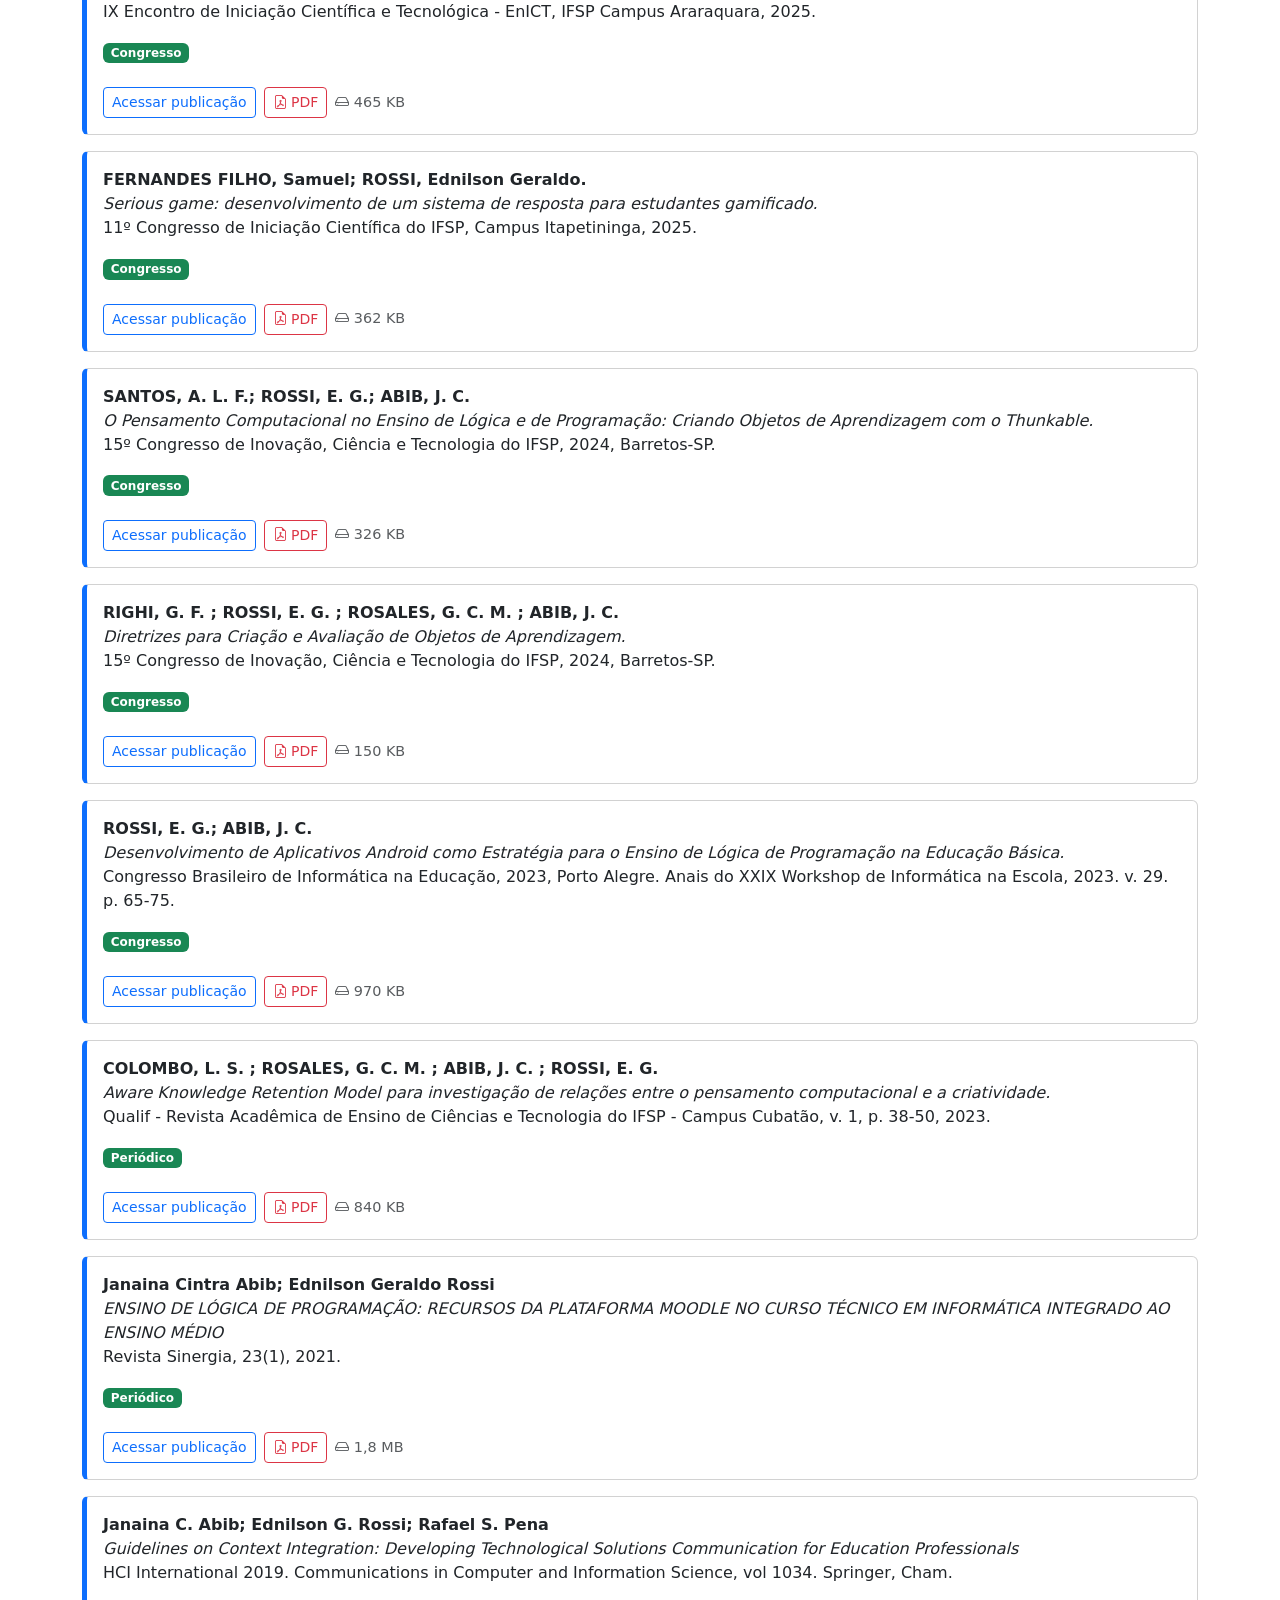
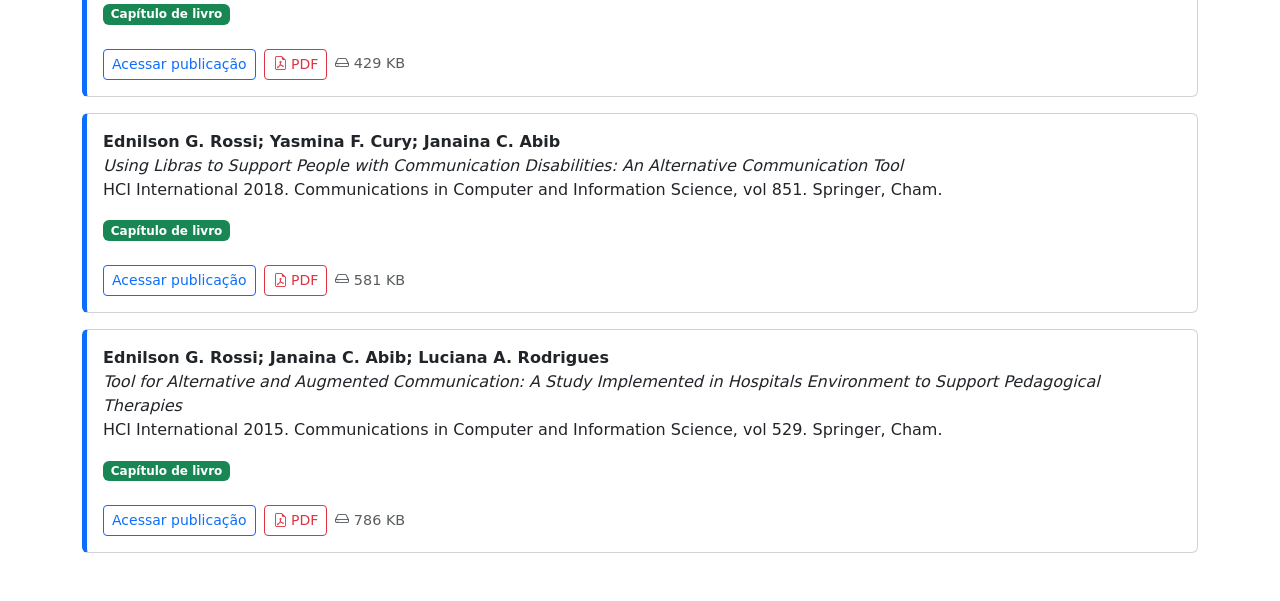
<file: publications/publications.html>
<!DOCTYPE html>
<html lang="pt-BR" data-bs-theme="light">
<head>
  <meta charset="UTF-8">
  <title>Publicações</title>

  <!-- Bootstrap -->
  <link
    href="https://cdn.jsdelivr.net/npm/bootstrap@5.3.3/dist/css/bootstrap.min.css"
    rel="stylesheet"
  >

  <!-- Bootstrap Icons -->
  <link
    href="https://cdn.jsdelivr.net/npm/bootstrap-icons@1.11.3/font/bootstrap-icons.css"
    rel="stylesheet"
  >

  <style>
    .publication-card {
      border-left: 5px solid var(--bs-primary);
    }

    .pdf-info {
      font-size: 0.9rem;
    }
  </style>
</head>

<body>

<div class="container my-5">

  <div class="d-flex justify-content-between align-items-center mb-4">
    <h1>Publicações</h1>

    <!-- Dark Mode Toggle -->
    <button id="themeToggle" class="btn btn-outline-secondary">
      <i class="bi bi-moon"></i>
    </button>
  </div>

  <!-- ===================== FILTROS ===================== -->
  <div class="row g-3 mb-4">
    <div class="col-md-4">
      <select id="filterYear" class="form-select">
        <option value="all">Todos os anos</option>
        <option value="2026">2026</option>
        <option value="2025">2025</option>
        <option value="2024">2024</option>
        <option value="2023">2023</option>
        <option value="2021">2021</option>
        <option value="2019">2019</option>
        <option value="2018">2018</option>
        <option value="2015">2015</option>
      </select>
    </div>

    <div class="col-md-4">
      <select id="filterType" class="form-select">
        <option value="all">Todos os tipos</option>
        <option value="congresso">Congresso / Conferência</option>
        <option value="periodico">Periódico</option>
        <option value="capitulo">Capítulo de Livro</option>
      </select>
    </div>
  </div>

  <!-- ===================== PUBLICAÇÕES ===================== -->

  <!-- ===================== CARD BEGIN  ===================== -->
  <div class="publication card publication-card mb-3"
       data-year="2026"
       data-type="congresso">
    <div class="card-body">

      <p>
        <strong>ROSSI, Ednilson Geraldo; CAMARGO, Valter Vieira; SAN MARTÍN, Daniel</strong><br>
        <em>Architecture Conformance Checking in Microservice-based Systems: A Systematic Review</em><br>
        XXV Simpósio Brasileiro de Qualidade de Software (SBSQ), Maringá, 2026. <br>
        Anais [...]
      </p>

      <span class="badge text-bg-success mb-2">
        Congresso
      </span>

      <div class="d-flex flex-wrap gap-2 mt-3 align-items-center">

        <a
          href="https://sol.sbc.org.br/index.php/sbqs/article/view/47792"
          target="_blank"
          class="btn btn-sm btn-outline-primary"
        >
          Acessar publicação
        </a>

        <a
          href="pdf/2026/ROSSI_2026_SBQS.pdf"
          target="_blank"
          class="btn btn-sm btn-outline-danger"
        >
          <i class="bi bi-file-earmark-pdf"></i>
          PDF
        </a>

        <span class="pdf-info text-muted">
          <i class="bi bi-hdd"></i> 803 KB
        </span>
      </div>
    </div>
  </div>


  <!-- ===================== CARD BEGIN  ===================== -->
  <div class="publication card publication-card mb-3"
       data-year="2026"
       data-type="congresso">
    <div class="card-body">

      <p>
        <strong>FERNANDES FILHO, Samuel; ABIB, Janaina C.; ROSSI, Ednilson Geraldo.</strong><br>
        <em>CLASSROOM QUIZZ: um sistema de resposta para estudantes gamificado</em><br>
        16º Congresso de Inovação, Ciência e Tecnologia do IFSP - CONICT, Campus Campinas, 2025. <br>
        Anais [...]
      </p>

      <span class="badge text-bg-success mb-2">
        Congresso
      </span>

      <div class="d-flex flex-wrap gap-2 mt-3 align-items-center">

        <a
          href="https://congressos.ifsp.edu.br/conict/article/view/1257"
          target="_blank"
          class="btn btn-sm btn-outline-primary"
        >
          Acessar publicação
        </a>

        <a
          href="pdf/2026/FERNANDES-FILHO_2026.pdf"
          target="_blank"
          class="btn btn-sm btn-outline-danger"
        >
          <i class="bi bi-file-earmark-pdf"></i>
          PDF
        </a>

        <span class="pdf-info text-muted">
          <i class="bi bi-hdd"></i> 1.1 MB
        </span>
      </div>
    </div>
  </div>


  <!-- ===================== CARD BEGIN  ===================== -->
  <div class="publication card publication-card mb-3"
       data-year="2026"
       data-type="congresso">
    <div class="card-body">

      <p>
        <strong>MONTAGNA, Marcos Antônio Z.; ABIB, Janaina C.; ROSSI, Ednilson Geraldo.</strong><br>
        <em>Conceitos e Práticas de Comunicação Assíncrona entre Aplicações com Apache Kafka</em><br>
        XII Congresso de Iniciação Científica do IFSP, Campus Itapetininga, 2026.
      </p>

      <span class="badge text-bg-success mb-2">
        Congresso
      </span>

      <div class="d-flex flex-wrap gap-2 mt-3 align-items-center">

        <a
          href="https://eventosacademicos.itp.ifsp.edu.br/index.php/ic/article/view/405"
          target="_blank"
          class="btn btn-sm btn-outline-primary"
        >
          Acessar publicação
        </a>

        <a
          href="pdf/2026/MONTAGNA_2026__Kafka.pdf"
          target="_blank"
          class="btn btn-sm btn-outline-danger"
        >
          <i class="bi bi-file-earmark-pdf"></i>
          PDF
        </a>

        <span class="pdf-info text-muted">
          <i class="bi bi-hdd"></i> 914 KB
        </span>
      </div>
    </div>
  </div>


  <!-- ===================== CARD BEGIN  ===================== -->
  <div class="publication card publication-card mb-3"
       data-year="2026"
       data-type="congresso">
    <div class="card-body">

      <p>
        <strong>ROSSI, Ednilson Geraldo.</strong><br>
        <em>Architecture Conformance Checking for Microservice-based Systems</em><br>
        48th International Conference on Software Engineering: Companion Proceedings (ICSE-Companion), 2026.
      </p>

      <span class="badge text-bg-success mb-2">
        Conferência
      </span>

      <div class="d-flex flex-wrap gap-2 mt-3 align-items-center">

        <a
          href="https://doi.org/10.1145/3774748.3787642"
          target="_blank"
          class="btn btn-sm btn-outline-primary"
        >
          Acessar publicação
        </a>

        <a
          href="pdf/2026/ROSSI_2026__ICSE_DS.pdf"
          target="_blank"
          class="btn btn-sm btn-outline-danger"
        >
          <i class="bi bi-file-earmark-pdf"></i>
          PDF
        </a>

        <span class="pdf-info text-muted">
          <i class="bi bi-hdd"></i> 387 KB
        </span>
      </div>
    </div>
  </div>

<!-- ===================== CARD BEGIN  ===================== -->
  <div class="publication card publication-card mb-3"
       data-year="2025"
       data-type="congresso">
    <div class="card-body">

      <p>
        <strong>MONTAGNA, Marcos Antônio Z.; ROSSI, Ednilson Geraldo; ABIB, Janaina Cintra</strong><br>
        <em>Hello World para Comunicação Assíncrona entre Aplicações: Conhecendo o RabbitMQ</em><br>
         IX Encontro de Iniciação Científica e Tecnológica - EnICT, IFSP Campus Araraquara, 2025.
      </p>

      <span class="badge text-bg-success mb-2">
        Congresso
      </span>

      <div class="d-flex flex-wrap gap-2 mt-3 align-items-center">

        <a
          href="https://arq.ifsp.edu.br/eventos/enict/9EnICT/paper/view/691"
          target="_blank"
          class="btn btn-sm btn-outline-primary"
        >
          Acessar publicação
        </a>

        <a
          href="pdf/2025/MONTANA_2025__Hello.pdf"
          target="_blank"
          class="btn btn-sm btn-outline-danger"
        >
          <i class="bi bi-file-earmark-pdf"></i>
          PDF
        </a>

        <span class="pdf-info text-muted">
          <i class="bi bi-hdd"></i> 440 KB
        </span>
      </div>
    </div>
  </div>



  <!-- ===================== CARD BEGIN  ===================== -->
  <div class="publication card publication-card mb-3"
       data-year="2025"
       data-type="congresso">
    <div class="card-body">

      <p>
        <strong>ASSIS, Vitória Gomes de; ROSSI, Ednilson Geraldo; ABIB, Janaina Cintra</strong><br>
        <em>Conceitos de Jogos e Programação em Blocos Aplicados no Ensino de Lógica de Programação</em><br>
         IX Encontro de Iniciação Científica e Tecnológica - EnICT, IFSP Campus Araraquara, 2025.
      </p>

      <span class="badge text-bg-success mb-2">
        Congresso
      </span>

      <div class="d-flex flex-wrap gap-2 mt-3 align-items-center">

        <a
          href="https://arq.ifsp.edu.br/eventos/enict/9EnICT/paper/view/719"
          target="_blank"
          class="btn btn-sm btn-outline-primary"
        >
          Acessar publicação
        </a>

        <a
          href="pdf/2025/ASSIS_2025__Conceitos.pdf"
          target="_blank"
          class="btn btn-sm btn-outline-danger"
        >
          <i class="bi bi-file-earmark-pdf"></i>
          PDF
        </a>

        <span class="pdf-info text-muted">
          <i class="bi bi-hdd"></i> 266 KB
        </span>
      </div>
    </div>
  </div>


  <!-- ===================== CARD BEGIN  ===================== -->
  <div class="publication card publication-card mb-3"
       data-year="2025"
       data-type="congresso">
    <div class="card-body">

      <p>
        <strong>FERNANDES FILHO, Samuel; ROSSI, Ednilson Geraldo; ABIB, Janaina Cintra</strong><br>
        <em>Criação de Quizzes com a Ferramenta Classroom Quizz.</em><br>
         IX Encontro de Iniciação Científica e Tecnológica - EnICT, IFSP Campus Araraquara, 2025.
      </p>

      <span class="badge text-bg-success mb-2">
        Congresso
      </span>

      <div class="d-flex flex-wrap gap-2 mt-3 align-items-center">

        <a
          href="https://arq.ifsp.edu.br/eventos/enict/9EnICT/paper/view/717"
          target="_blank"
          class="btn btn-sm btn-outline-primary"
        >
          Acessar publicação
        </a>

        <a
          href="pdf/2025/FERNANDES-FILHO_2025__criacao.pdf"
          target="_blank"
          class="btn btn-sm btn-outline-danger"
        >
          <i class="bi bi-file-earmark-pdf"></i>
          PDF
        </a>

        <span class="pdf-info text-muted">
          <i class="bi bi-hdd"></i> 465 KB
        </span>
      </div>
    </div>
  </div>

  <!-- ===================== CARD BEGIN  ===================== -->
  <div class="publication card publication-card mb-3"
       data-year="2025"
       data-type="congresso">
    <div class="card-body">

      <p>
        <strong>FERNANDES FILHO, Samuel; ROSSI, Ednilson Geraldo.</strong><br>
        <em>Serious game: desenvolvimento de um sistema de resposta para estudantes gamificado.</em><br>
        11º Congresso de Iniciação Científica do IFSP, Campus Itapetininga, 2025.
      </p>

      <span class="badge text-bg-success mb-2">
        Congresso
      </span>

      <div class="d-flex flex-wrap gap-2 mt-3 align-items-center">

        <a
          href="https://eventosacademicos.itp.ifsp.edu.br/index.php/ic/article/view/9"
          target="_blank"
          class="btn btn-sm btn-outline-primary"
        >
          Acessar publicação
        </a>

        <a
          href="pdf/2025/FERNANDES-FILHO__2025.pdf"
          target="_blank"
          class="btn btn-sm btn-outline-danger"
        >
          <i class="bi bi-file-earmark-pdf"></i>
          PDF
        </a>

        <span class="pdf-info text-muted">
          <i class="bi bi-hdd"></i> 362 KB
        </span>
      </div>
    </div>
  </div>
  
  <!-- ===================== CARD BEGIN  ===================== -->
  <div class="publication card publication-card mb-3"
       data-year="2024"
       data-type="congresso">
    <div class="card-body">

      <p>
        <strong>SANTOS, A. L. F.; ROSSI, E. G.; ABIB, J. C.</strong><br>
        <em>O Pensamento Computacional no Ensino de Lógica e de Programação: Criando Objetos de Aprendizagem com o Thunkable.</em><br>
        15º Congresso de Inovação, Ciência e Tecnologia do IFSP, 2024, Barretos-SP.
      </p>

      <span class="badge text-bg-success mb-2">
        Congresso
      </span>

      <div class="d-flex flex-wrap gap-2 mt-3 align-items-center">
        <a
          href="https://congressos.ifsp.edu.br/conict/article/view/366"
          target="_blank"
          class="btn btn-sm btn-outline-primary"
        >
          Acessar publicação
        </a>

        <a
          href="pdf/2024/CONICT_2024_(473).pdf"
          target="_blank"
          class="btn btn-sm btn-outline-danger"
        >
          <i class="bi bi-file-earmark-pdf"></i>
          PDF
        </a>

        <span class="pdf-info text-muted">
          <i class="bi bi-hdd"></i> 326 KB
        </span>
      </div>
    </div>
  </div>
  
  <!-- ===================== CARD BEGIN  ===================== -->
  <div class="publication card publication-card mb-3"
       data-year="2024"
       data-type="congresso">
    <div class="card-body">

      <p>
        <strong>RIGHI, G. F. ; ROSSI, E. G. ; ROSALES, G. C. M. ; ABIB, J. C.</strong><br>
        <em>Diretrizes para Criação e Avaliação de Objetos de Aprendizagem.</em><br>
        15º Congresso de Inovação, Ciência e Tecnologia do IFSP, 2024, Barretos-SP.
      </p>

      <span class="badge text-bg-success mb-2">
        Congresso
      </span>

      <div class="d-flex flex-wrap gap-2 mt-3 align-items-center">
        <a
          href="https://congressos.ifsp.edu.br/conict/article/view/263"
          target="_blank"
          class="btn btn-sm btn-outline-primary"
        >
          Acessar publicação
        </a>

        <a
          href="pdf/2024/CONICT_2024_(520).pdf"
          target="_blank"
          class="btn btn-sm btn-outline-danger"
        >
          <i class="bi bi-file-earmark-pdf"></i>
          PDF
        </a>

        <span class="pdf-info text-muted">
          <i class="bi bi-hdd"></i> 150 KB
        </span>
      </div>
    </div>
  </div>

  <!-- ===================== CARD BEGIN  ===================== -->
  <div class="publication card publication-card mb-3"
       data-year="2023"
       data-type="congresso">
    <div class="card-body">

      <p>
        <strong>ROSSI, E. G.; ABIB, J. C.</strong><br>
        <em>Desenvolvimento de Aplicativos Android como Estratégia para o Ensino de Lógica de Programação na Educação Básica.</em><br>
        Congresso Brasileiro de Informática na Educação, 2023, Porto Alegre. Anais do XXIX Workshop de Informática na Escola, 2023. v. 29. p. 65-75.
      </p>

      <span class="badge text-bg-success mb-2">
        Congresso
      </span>

      <div class="d-flex flex-wrap gap-2 mt-3 align-items-center">
        <a
          href="https://sol.sbc.org.br/index.php/wie/article/view/26295"
          target="_blank"
          class="btn btn-sm btn-outline-primary"
        >
          Acessar publicação
        </a>

        <a
          href="pdf/2023/rossi_2023__CBIE.pdf"
          target="_blank"
          class="btn btn-sm btn-outline-danger"
        >
          <i class="bi bi-file-earmark-pdf"></i>
          PDF
        </a>

        <span class="pdf-info text-muted">
          <i class="bi bi-hdd"></i> 970 KB
        </span>
      </div>
    </div>
  </div>

  <!-- ===================== CARD BEGIN  ===================== -->
  <div class="publication card publication-card mb-3"
       data-year="2023"
       data-type="periodico">
    <div class="card-body">

      <p>
        <strong>COLOMBO, L. S. ; ROSALES, G. C. M. ; ABIB, J. C. ; ROSSI, E. G.</strong><br>
        <em>Aware Knowledge Retention Model para investigação de relações entre o pensamento computacional e a criatividade.</em><br>
        Qualif - Revista Acadêmica de Ensino de Ciências e Tecnologia do IFSP - Campus Cubatão, v. 1, p. 38-50, 2023.
      </p>

      <span class="badge text-bg-success mb-2">
        Periódico
      </span>

      <div class="d-flex flex-wrap gap-2 mt-3 align-items-center">
        <a
          href="https://intranet.cbt.ifsp.edu.br/qualif/anteriores.html#volume12"
          target="_blank"
          class="btn btn-sm btn-outline-primary"
        >
          Acessar publicação
        </a>

        <a
          href="pdf/2023/artigo6.pdf"
          target="_blank"
          class="btn btn-sm btn-outline-danger"
        >
          <i class="bi bi-file-earmark-pdf"></i>
          PDF
        </a>

        <span class="pdf-info text-muted">
          <i class="bi bi-hdd"></i> 840 KB
        </span>
      </div>
    </div>
  </div>

  <!-- ===================== CARD BEGIN  ===================== -->
  <div class="publication card publication-card mb-3"
       data-year="2021"
       data-type="periodico">
    <div class="card-body">

      <p>
        <strong>Janaina Cintra Abib; Ednilson Geraldo Rossi</strong><br>
        <em>ENSINO DE LÓGICA DE PROGRAMAÇÃO: RECURSOS DA PLATAFORMA MOODLE NO CURSO TÉCNICO EM INFORMÁTICA INTEGRADO AO ENSINO MÉDIO</em><br>
        Revista Sinergia, 23(1), 2021.
      </p>

      <span class="badge text-bg-success mb-2">
        Periódico
      </span>

      <div class="d-flex flex-wrap gap-2 mt-3 align-items-center">
        <a
          href="https://ojs.ifsp.edu.br/sinergia/article/view/1634"
          target="_blank"
          class="btn btn-sm btn-outline-primary"
        >
          Acessar publicação
        </a>

        <a
          href="pdf/2021/sinergia_2021.pdf"
          target="_blank"
          class="btn btn-sm btn-outline-danger"
        >
          <i class="bi bi-file-earmark-pdf"></i>
          PDF
        </a>

        <span class="pdf-info text-muted">
          <i class="bi bi-hdd"></i> 1,8 MB
        </span>
      </div>
    </div>
  </div>

  <!-- ===================== CARD BEGIN  ===================== -->
  <div class="publication card publication-card mb-3"
       data-year="2019"
       data-type="capitulo">
    <div class="card-body">

      <p>
        <strong>Janaina C. Abib; Ednilson G. Rossi; Rafael S. Pena</strong><br>
        <em>Guidelines on Context Integration: Developing Technological Solutions Communication for Education Professionals</em><br>
        HCI International 2019. Communications in Computer and Information Science, vol 1034. Springer, Cham.
      </p>

      <span class="badge text-bg-success mb-2">
        Capítulo de livro
      </span>

      <div class="d-flex flex-wrap gap-2 mt-3 align-items-center">
        <a
          href="https://link.springer.com/chapter/10.1007/978-3-030-23525-3_22"
          target="_blank"
          class="btn btn-sm btn-outline-primary"
        >
          Acessar publicação
        </a>

        <a
          href="pdf/2019/Abib2019_Chapter_GuidelinesOnContextIntegration.pdf"
          target="_blank"
          class="btn btn-sm btn-outline-danger"
        >
          <i class="bi bi-file-earmark-pdf"></i>
          PDF
        </a>

        <span class="pdf-info text-muted">
          <i class="bi bi-hdd"></i> 429 KB
        </span>
      </div>
    </div>
  </div>

  <!-- ===================== CARD BEGIN  ===================== -->
  <div class="publication card publication-card mb-3"
       data-year="2018"
       data-type="capitulo">
    <div class="card-body">

      <p>
        <strong>Ednilson G. Rossi; Yasmina F. Cury; Janaina C. Abib</strong><br>
        <em>Using Libras to Support People with Communication Disabilities: An Alternative Communication Tool</em><br>
        HCI International 2018. Communications in Computer and Information Science, vol 851. Springer, Cham.
      </p>

      <span class="badge text-bg-success mb-2">
        Capítulo de livro
      </span>

      <div class="d-flex flex-wrap gap-2 mt-3 align-items-center">
        <a
          href="https://link.springer.com/chapter/10.1007/978-3-319-92279-9_10"
          target="_blank"
          class="btn btn-sm btn-outline-primary"
        >
          Acessar publicação
        </a>

        <a
          href="pdf/2018/978-3-319-92279-9_10.pdf"
          target="_blank"
          class="btn btn-sm btn-outline-danger"
        >
          <i class="bi bi-file-earmark-pdf"></i>
          PDF
        </a>

        <span class="pdf-info text-muted">
          <i class="bi bi-hdd"></i> 581 KB
        </span>
      </div>
    </div>
  </div>

  <!-- ===================== CARD BEGIN  ===================== -->
  <div class="publication card publication-card mb-3"
       data-year="2015"
       data-type="capitulo">
    <div class="card-body">

      <p>
        <strong>Ednilson G. Rossi; Janaina C. Abib; Luciana A. Rodrigues</strong><br>
        <em>Tool for Alternative and Augmented Communication: A Study Implemented in Hospitals Environment to Support Pedagogical Therapies</em><br>
        HCI International 2015. Communications in Computer and Information Science, vol 529. Springer, Cham.
      </p>

      <span class="badge text-bg-success mb-2">
        Capítulo de livro
      </span>

      <div class="d-flex flex-wrap gap-2 mt-3 align-items-center">
        <a
          href="https://link.springer.com/chapter/10.1007/978-3-319-21383-5_71"
          target="_blank"
          class="btn btn-sm btn-outline-primary"
        >
          Acessar publicação
        </a>

        <a
          href="pdf/2015/978-3-319-21383-5_71.pdf"
          target="_blank"
          class="btn btn-sm btn-outline-danger"
        >
          <i class="bi bi-file-earmark-pdf"></i>
          PDF
        </a>

        <span class="pdf-info text-muted">
          <i class="bi bi-hdd"></i> 786 KB
        </span>
      </div>
    </div>
  </div>





  


</div>



<!-- ===================== JS ===================== -->
<script>
  // Dark mode persistence
  const html = document.documentElement;
  const toggle = document.getElementById("themeToggle");

  const storedTheme = localStorage.getItem("theme");
  if (storedTheme) html.setAttribute("data-bs-theme", storedTheme);

  toggle.addEventListener("click", () => {
    const current = html.getAttribute("data-bs-theme");
    const next = current === "dark" ? "light" : "dark";
    html.setAttribute("data-bs-theme", next);
    localStorage.setItem("theme", next);
  });

  // Filtering
  const filterYear = document.getElementById("filterYear");
  const filterType = document.getElementById("filterType");
  const publications = document.querySelectorAll(".publication");

  function applyFilters() {
    const year = filterYear.value;
    const type = filterType.value;

    publications.forEach(pub => {
      const matchYear = year === "all" || pub.dataset.year === year;
      const matchType = type === "all" || pub.dataset.type === type;

      pub.style.display = matchYear && matchType ? "block" : "none";
    });
  }

  filterYear.addEventListener("change", applyFilters);
  filterType.addEventListener("change", applyFilters);
</script>

</body>
</html>
</file>
<file: css/style.css>
body{padding-bottom:4rem}.badge{font-size:1rem}

.profile-photo{

    width:260px;
    height:260px;

    object-fit:cover;

    border:8px solid white;

    box-shadow:0 10px 25px rgba(0,0,0,.15);

}

.area-tag{

    display:inline-block;

    padding:8px 18px;

    border-radius:25px;

    background:#eef5ff;

    color:#0d6efd;

    font-weight:500;

    margin-right:8px;

    margin-bottom:8px;

}

.affiliation-card{

    transition:all .25s ease;

    cursor:pointer;

    border:1px solid transparent;

}

.affiliation-card:hover{

    transform:translateY(-6px);

    box-shadow:0 .75rem 2rem rgba(0,0,0,.15);

    border-color:var(--bs-primary);

}

.affiliation-logo{

    width:48px;

    height:48px;

    object-fit:contain;

}
</file>
